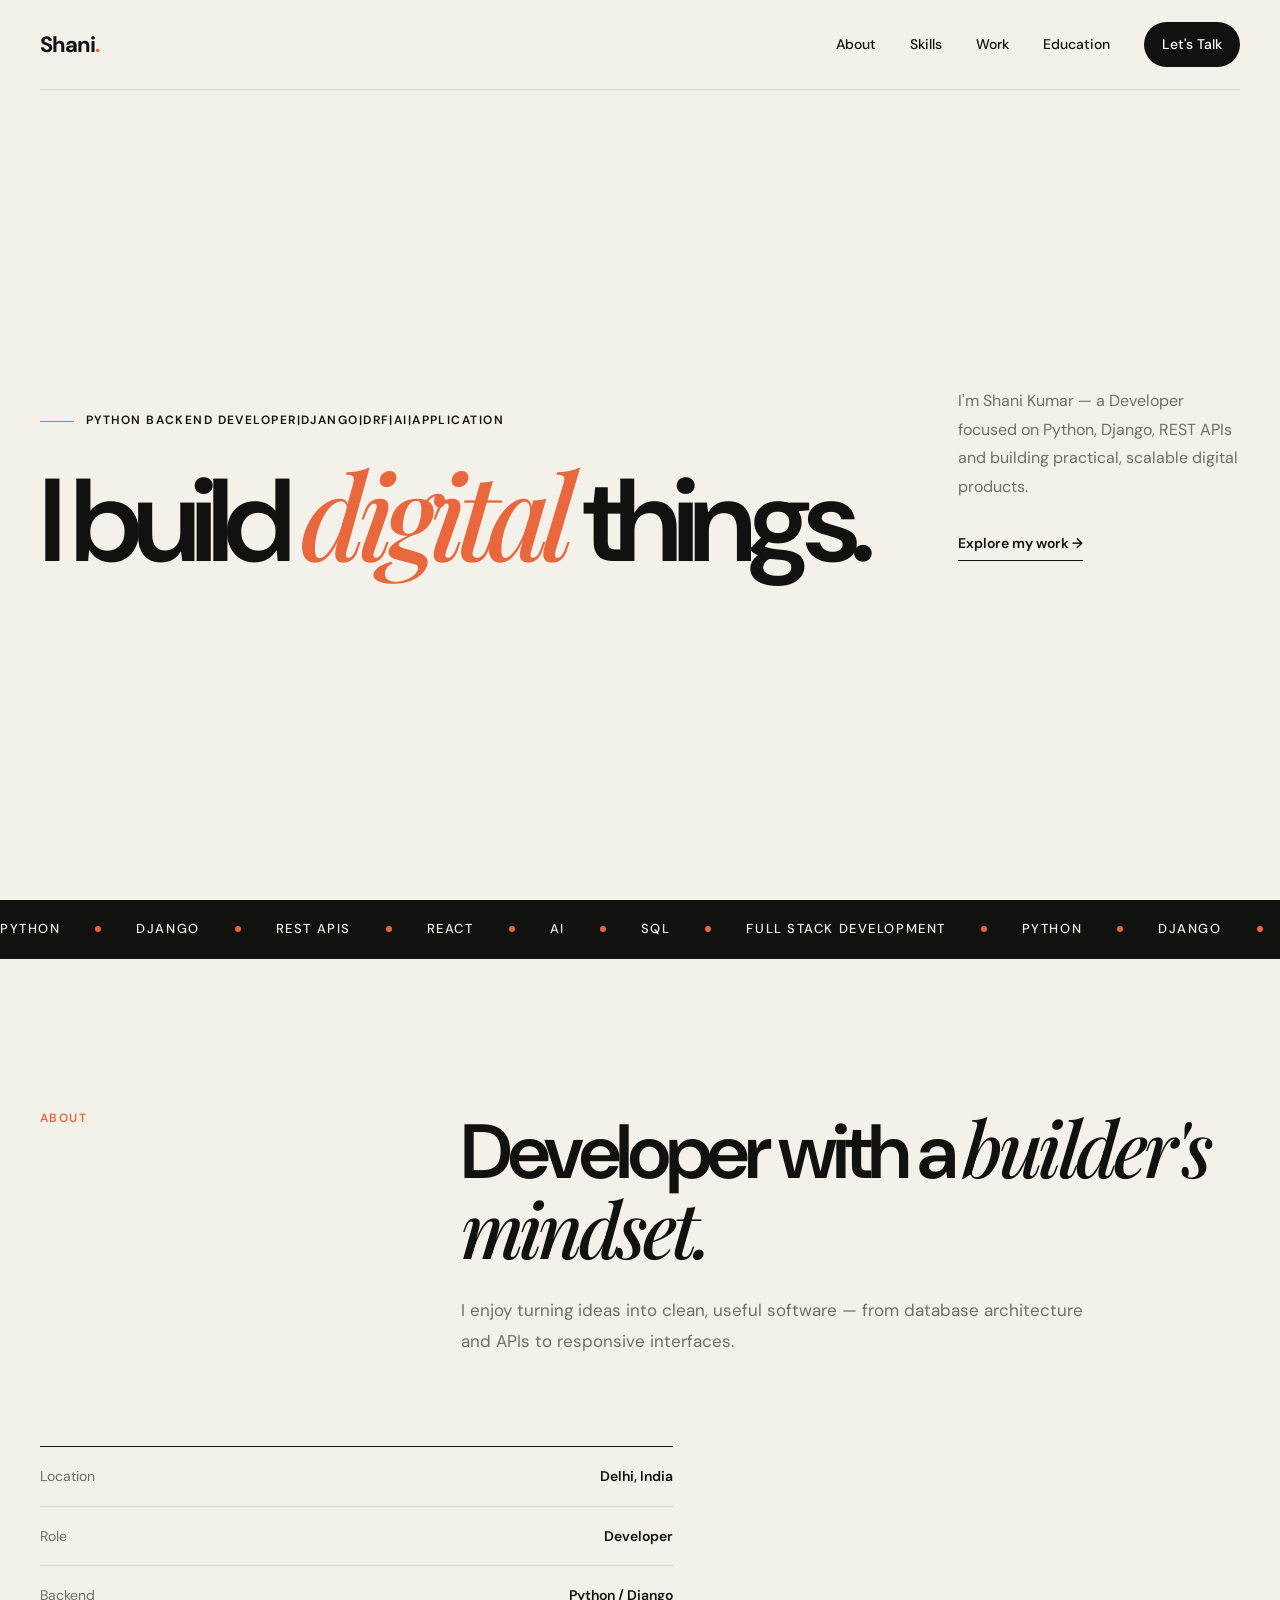
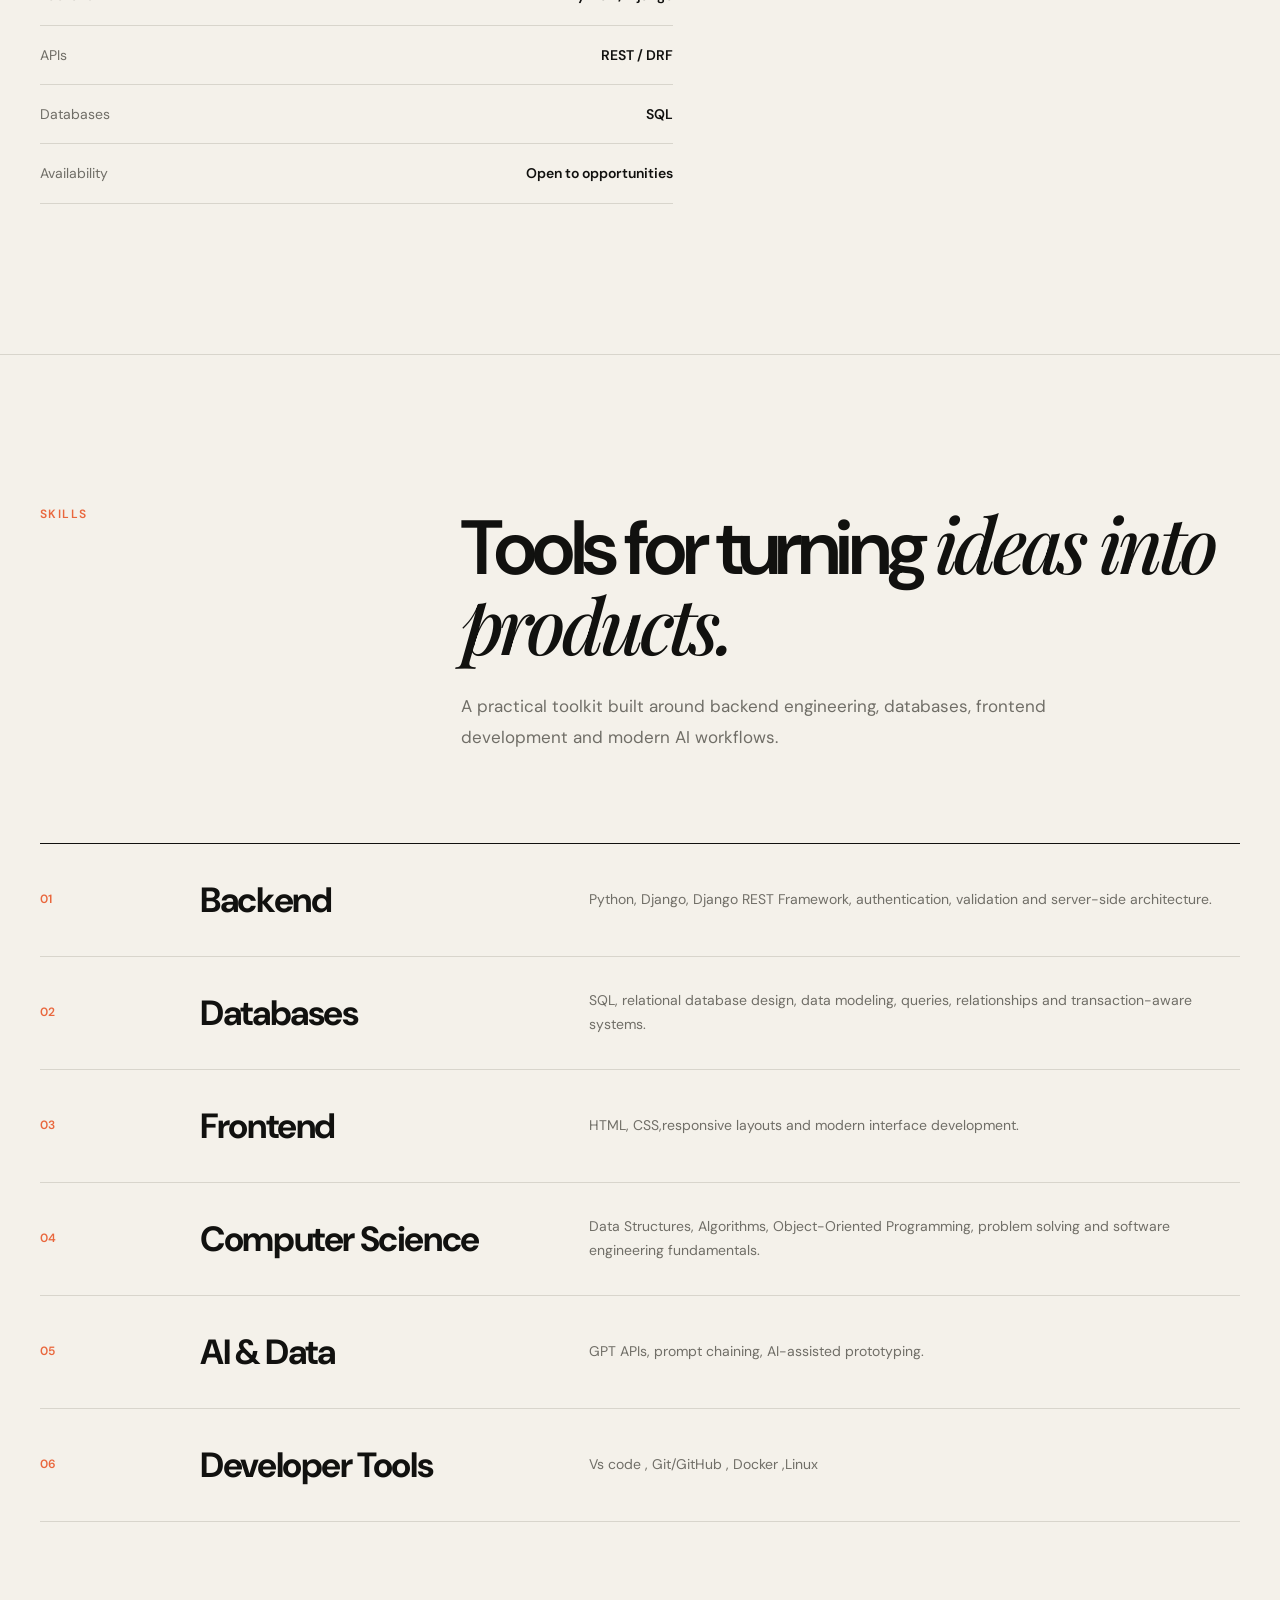
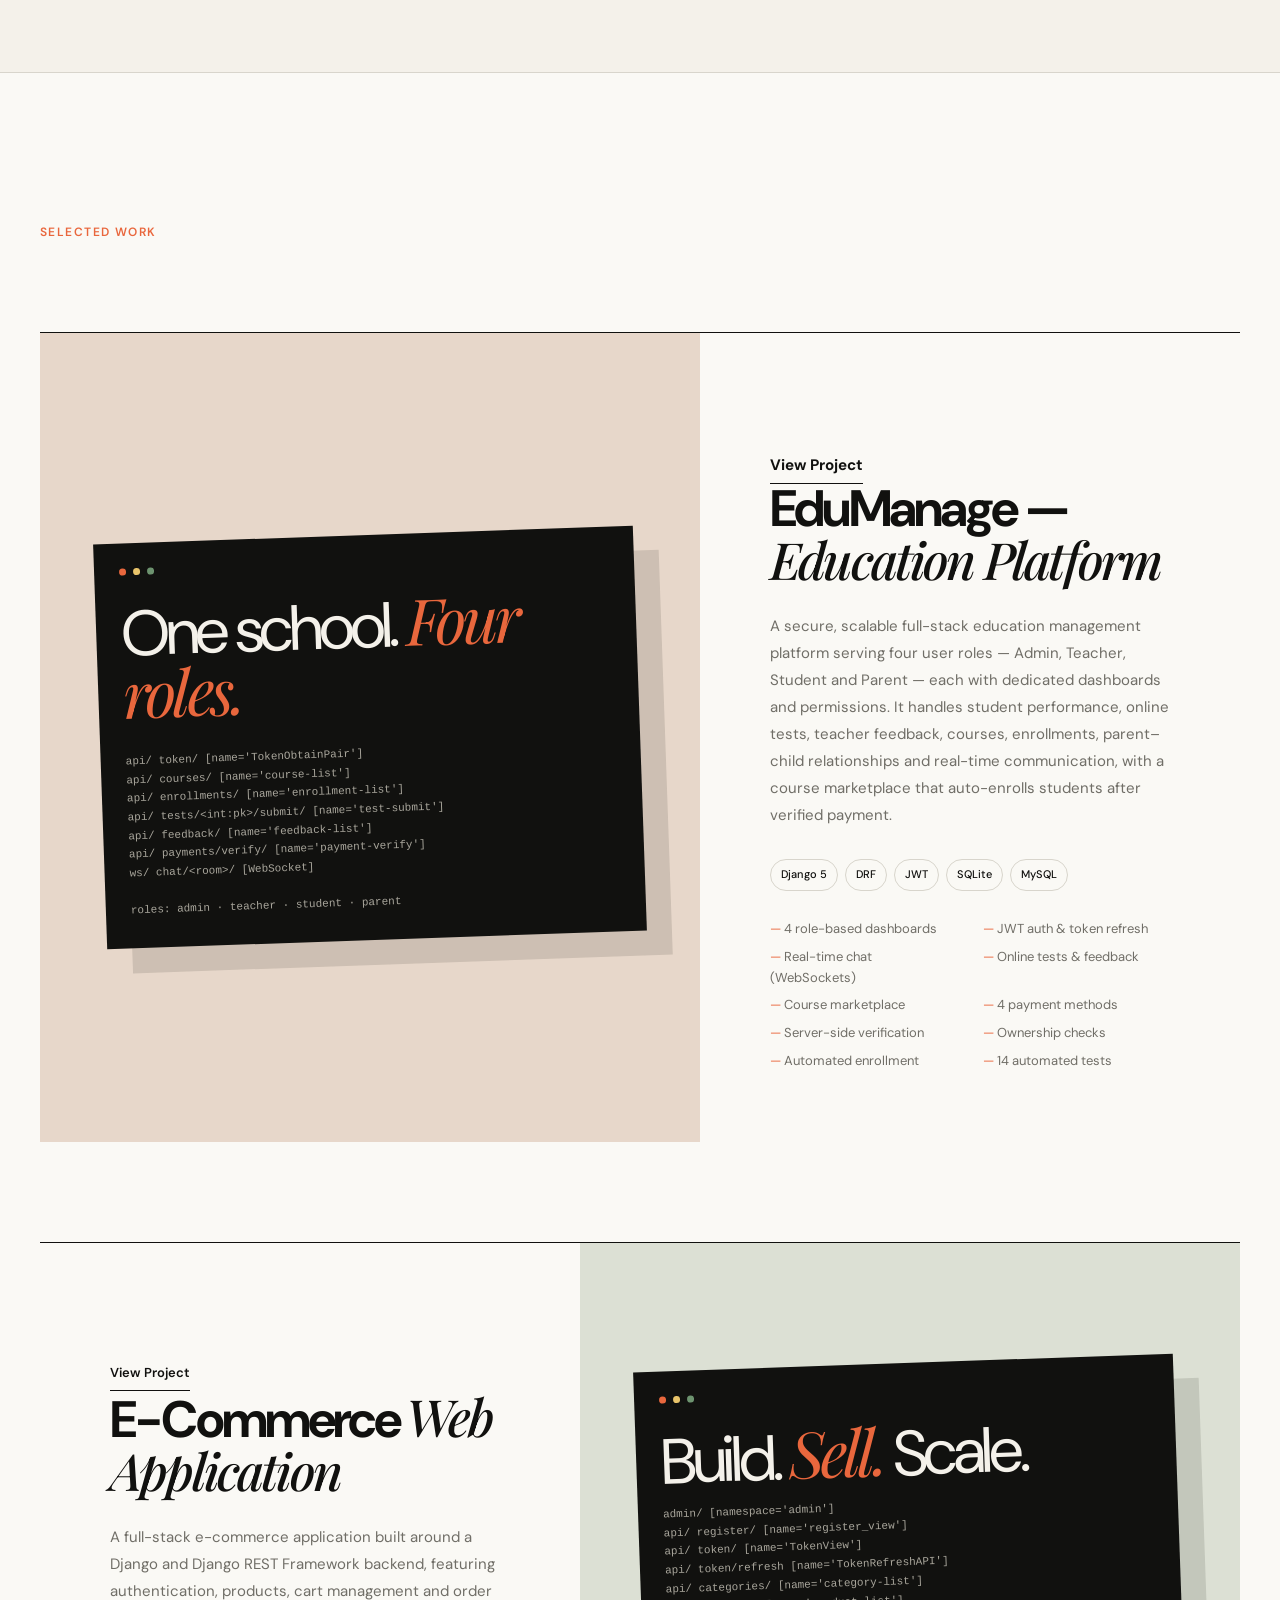
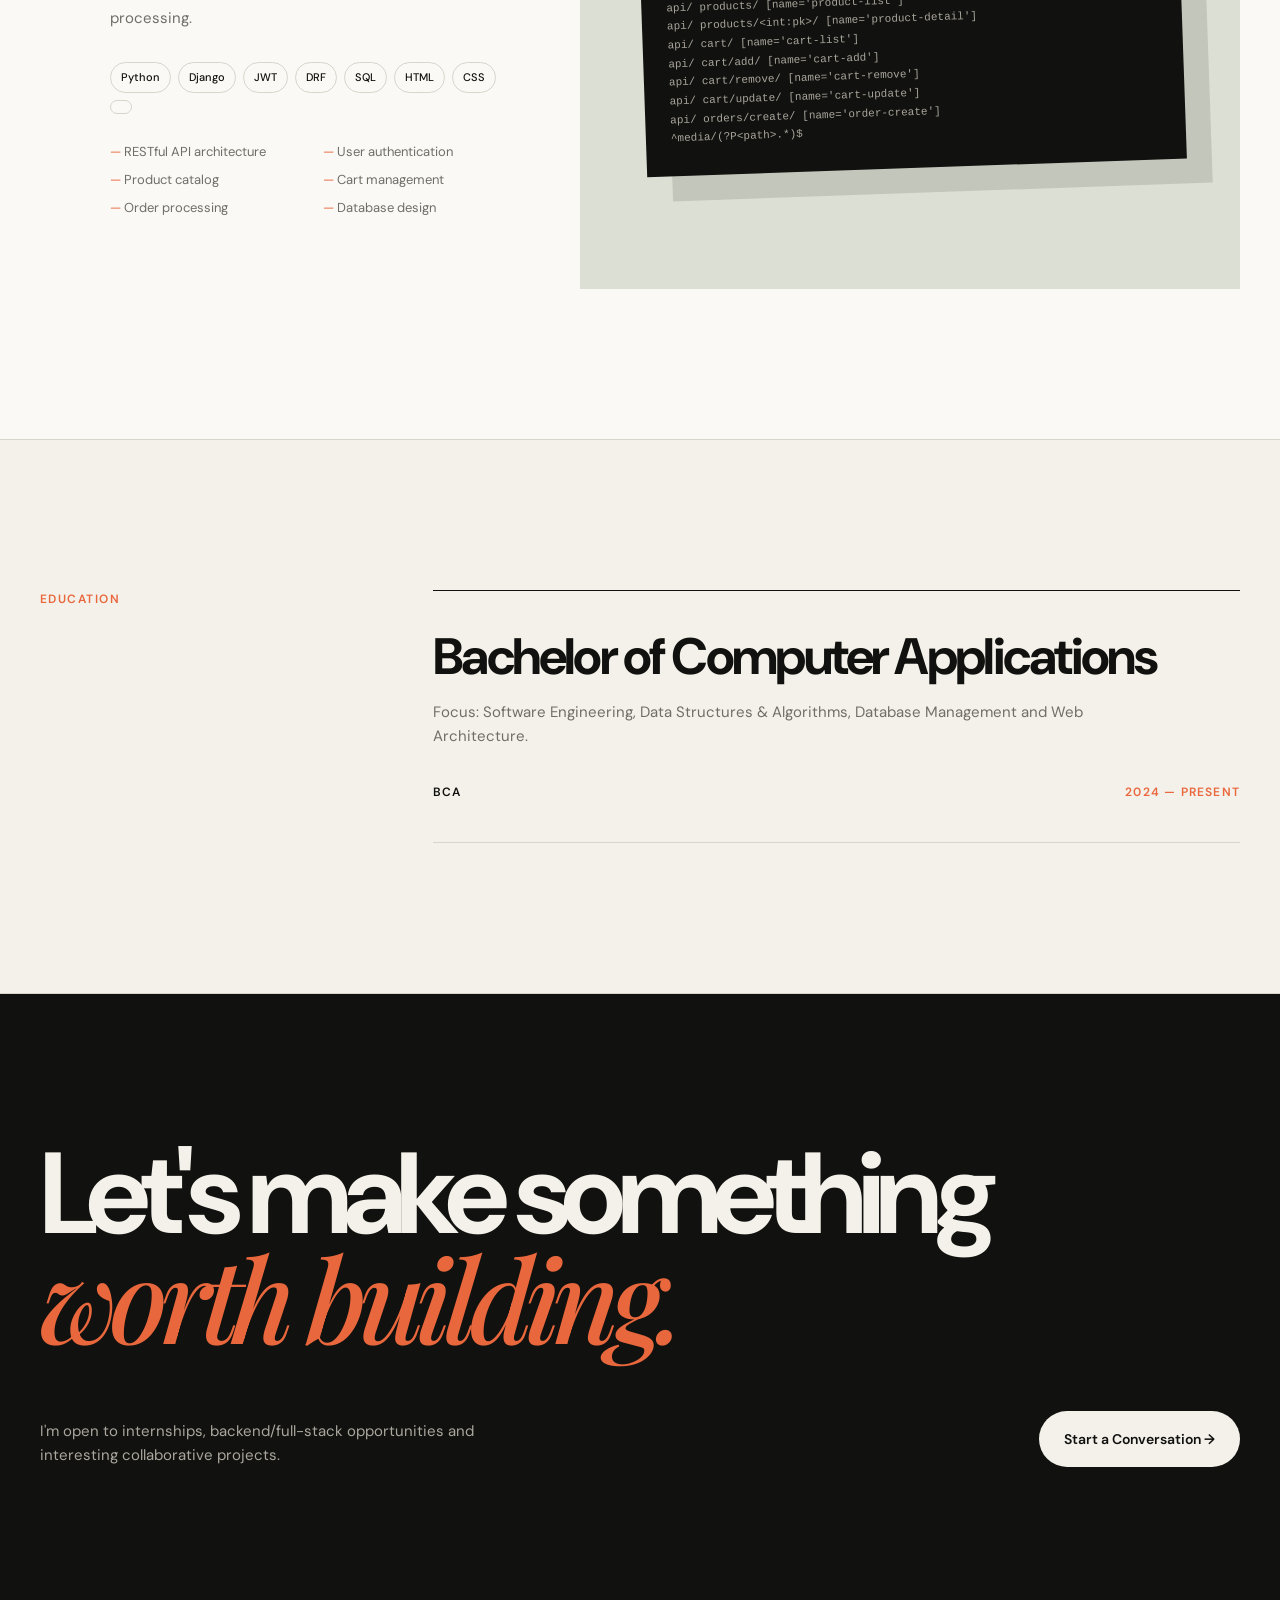
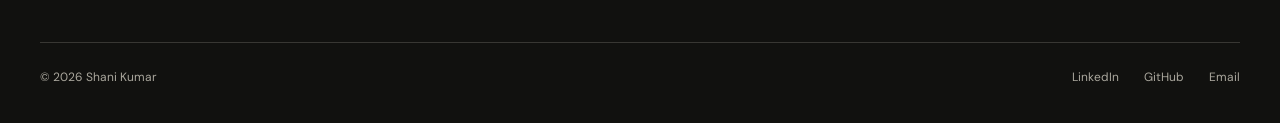
<file: index.html>
<!DOCTYPE html>
<html lang="en">
<head>
  <meta charset="UTF-8" />
  <meta name="viewport" content="width=device-width, initial-scale=1.0" />

  <title>Shani Kumar -- </title>

  <meta
    name="description"
    content="Portfolio of Shani Kumar, Python Backend Developer specializing in Python, Django, REST APIs and modern web development."
  />

  <style>
    @import url('https://fonts.googleapis.com/css2?family=DM+Sans:wght@400;500;600;700&family=Playfair+Display:ital,wght@0,500;0,600;1,500;1,600&display=swap');

    :root {
      --cream: #f4f1ea;
      --paper: #faf9f5;
      --white: #ffffff;
      --black: #11110f;
      --dark: #252420;
      --muted: #706e67;
      --line: #d8d5cc;

      --orange: #e9673d;
      --yellow: #e9c46a;
      --blue: #6877d8;
      --green: #617b63;

      --max-width: 1280px;
    }

    * {
      margin: 0;
      padding: 0;
      box-sizing: border-box;
    }

    html {
      scroll-behavior: smooth;
    }

    body {
      background: var(--cream);
      color: var(--black);
      font-family: "DM Sans", sans-serif;
      line-height: 1.6;
      overflow-x: hidden;
    }

    ::selection {
      background: var(--black);
      color: var(--cream);
    }

    a {
      color: inherit;
      text-decoration: none;
    }

    img {
      max-width: 100%;
      display: block;
    }

    .container {
      width: min(var(--max-width), calc(100% - 80px));
      margin: auto;
    }

    /* =====================================================
       NAVIGATION
    ===================================================== */

    .navbar {
      position: relative;
      z-index: 100;
      background: var(--cream);
    }

    .nav-inner {
      min-height: 90px;

      display: flex;
      align-items: center;
      justify-content: space-between;

      border-bottom: 1px solid var(--line);
    }

    .logo {
      font-size: 22px;
      font-weight: 700;
      letter-spacing: -0.05em;
    }

    .logo span {
      color: var(--orange);
    }

    .nav-links {
      display: flex;
      align-items: center;
      gap: 34px;

      font-size: 14px;
      font-weight: 500;
    }

    .nav-links a {
      position: relative;
    }

    .nav-links a:not(.nav-contact)::after {
      content: "";

      position: absolute;
      left: 0;
      bottom: -5px;

      width: 0;
      height: 1px;

      background: var(--black);

      transition: width 0.25s ease;
    }

    .nav-links a:hover::after {
      width: 100%;
    }

    .nav-contact {
      padding: 11px 18px;

      color: var(--white);

      background: var(--black);

      border-radius: 100px;

      transition:
        background 0.2s ease,
        transform 0.2s ease;
    }

    .nav-contact:hover {
      background: var(--orange);
      transform: translateY(-2px);
    }

    /* =====================================================
       HERO
    ===================================================== */

    .hero {
      min-height: calc(100vh - 90px);

      display: flex;
      align-items: center;

      padding: 90px 0 120px;

      position: relative;
    }

    .hero-grid {
      display: grid;
      grid-template-columns: 1.5fr 0.5fr;
      gap: 70px;

      align-items: end;
    }

    .hero-label {
      display: flex;
      align-items: center;
      gap: 12px;

      margin-bottom: 30px;

      font-size: 12px;
      font-weight: 600;

      text-transform: uppercase;
      letter-spacing: 0.12em;
    }

    .hero-label::before {
      content: "";

      width: 34px;
      height: 1px;

      background: var(--orange);
    }

    .hero h1 {
      max-width: 950px;

      font-size: clamp(62px, 9.2vw, 145px);
      line-height: 0.88;

      letter-spacing: -0.075em;
      font-weight: 600;
    }

    .hero h1 em {
      font-family: "Playfair Display", serif;
      font-weight: 500;
      color: var(--orange);
    }

    .hero-side {
      padding-bottom: 12px;
    }

    .hero-description {
      max-width: 420px;

      color: var(--muted);

      font-size: 16px;
      line-height: 1.8;

      margin-bottom: 28px;
    }

    .hero-link {
      display: inline-flex;
      align-items: center;
      gap: 12px;

      font-size: 14px;
      font-weight: 600;

      border-bottom: 1px solid var(--black);

      padding-bottom: 6px;

      transition:
        color 0.2s ease,
        gap 0.2s ease;
    }

    .hero-link:hover {
      color: var(--orange);
      gap: 18px;
    }

    /* =====================================================
       MARQUEE
    ===================================================== */

    .marquee {
      overflow: hidden;

      background: var(--black);
      color: var(--cream);

      border-top: 1px solid var(--black);
      border-bottom: 1px solid var(--black);
    }

    .marquee-track {
      width: max-content;

      display: flex;
      align-items: center;
      gap: 35px;

      padding: 18px 0;

      animation: marquee 25s linear infinite;
    }

    .marquee span {
      font-size: 13px;
      font-weight: 500;

      text-transform: uppercase;
      letter-spacing: 0.12em;

      white-space: nowrap;
    }

    .marquee .dot {
      width: 6px;
      height: 6px;

      border-radius: 50%;

      background: var(--orange);
    }

    @keyframes marquee {
      from {
        transform: translateX(0);
      }

      to {
        transform: translateX(-50%);
      }
    }

    /* =====================================================
       GENERAL SECTIONS
    ===================================================== */

    section {
      padding: 150px 0;

      border-bottom: 1px solid var(--line);
    }

    .section-intro {
      display: grid;
      grid-template-columns: 0.45fr 1fr;

      gap: 70px;

      margin-bottom: 90px;
    }

    .section-number {
      color: var(--orange);

      font-size: 12px;
      font-weight: 600;

      letter-spacing: 0.12em;
      text-transform: uppercase;
    }

    .section-title {
      max-width: 900px;

      font-size: clamp(42px, 6vw, 78px);
      line-height: 0.98;

      letter-spacing: -0.06em;
      font-weight: 600;
    }

    .section-title em {
      font-family: "Playfair Display", serif;
      font-weight: 500;
    }

    .section-description {
      max-width: 650px;

      color: var(--muted);

      font-size: 17px;
      line-height: 1.8;

      margin-top: 24px;
    }

    /* =====================================================
       ABOUT
    ===================================================== */

    .about-layout {
      display: grid;

      grid-template-columns: 1.15fr 0.85fr;

      gap: 100px;

      align-items: start;
    }

    .about-copy {
      font-size: clamp(23px, 2.5vw, 35px);
      line-height: 1.3;

      letter-spacing: -0.035em;
    }

    .about-copy p + p {
      margin-top: 30px;
    }

    .about-copy .accent {
      color: var(--orange);
    }

    .about-details {
      border-top: 1px solid var(--black);
    }

    .detail {
      display: flex;
      justify-content: space-between;
      gap: 30px;

      padding: 18px 0;

      border-bottom: 1px solid var(--line);

      font-size: 14px;
    }

    .detail span:first-child {
      color: var(--muted);
    }

    .detail span:last-child {
      font-weight: 600;
      text-align: right;
    }

    /* =====================================================
       SKILLS
    ===================================================== */

    .skills-list {
      border-top: 1px solid var(--black);
    }

    .skill-row {
      display: grid;
      grid-template-columns: 0.2fr 0.55fr 1fr;

      gap: 30px;

      align-items: center;

      padding: 28px 0;

      border-bottom: 1px solid var(--line);

      transition:
        padding 0.25s ease,
        background 0.25s ease;
    }

    .skill-row:hover {
      padding-left: 18px;
      padding-right: 18px;

      background: var(--paper);
    }

    .skill-index {
      color: var(--orange);

      font-size: 12px;
      font-weight: 600;
    }

    .skill-row h3 {
      font-size: clamp(22px, 3vw, 35px);

      letter-spacing: -0.04em;
    }

    .skill-row p {
      color: var(--muted);

      font-size: 14px;
      line-height: 1.7;
    }

    /* =====================================================
       PROJECTS
    ===================================================== */

    #projects {
      background: var(--paper);
    }

    .projects {
      display: grid;
      gap: 100px;
    }

    .project {
      display: grid;

      grid-template-columns: 1.1fr 0.9fr;

      min-height: 520px;

      border-top: 1px solid var(--black);
    }

    .project:nth-child(even) {
      grid-template-columns: 0.9fr 1.1fr;
    }

    .project:nth-child(even) .project-visual {
      order: 2;
    }

    .project:nth-child(even) .project-content {
      order: 1;
    }

    .project-visual {
      min-height: 520px;

      display: flex;
      align-items: center;
      justify-content: center;

      padding: 45px;

      overflow: hidden;
    }

    .visual-one {
      background: #d9d5cb;
    }

    .visual-two {
      background: #dce0d4;
    }

    .visual-three {
      background: #d9dce7;
    }

    .visual-four {
      background: #e7d7ca;
    }

    .visual-window {
      width: 100%;
      max-width: 540px;

      aspect-ratio: 4 / 3;

      padding: 25px;

      background: var(--black);

      box-shadow: 25px 25px 0 rgba(17,17,15,0.12);

      transform: rotate(-2deg);

      transition:
        transform 0.5s ease,
        box-shadow 0.5s ease;
    }

    .project:hover .visual-window {
      transform: rotate(0deg) scale(1.025);

      box-shadow: 15px 15px 0 rgba(17,17,15,0.15);
    }

    .visual-window::before {
      content: "";

      display: block;

      width: 7px;
      height: 7px;

      border-radius: 50%;

      background: var(--orange);

      box-shadow:
        14px 0 var(--yellow),
        28px 0 #6d936f;

      margin-bottom: 25px;
    }

    .visual-content {
      height: calc(100% - 35px);

      display: flex;
      flex-direction: column;
      justify-content: space-between;

      color: var(--cream);
    }

    .visual-big {
      font-size: clamp(40px, 5vw, 65px);

      line-height: 0.9;

      letter-spacing: -0.06em;
    }

    .visual-big em {
      font-family: "Playfair Display", serif;
      color: var(--orange);
    }

    .visual-code {
      color: #a9a69c;

      font-family: monospace;
      font-size: 11px;
      line-height: 1.7;
    }

    .project-content {
      display: flex;
      flex-direction: column;
      justify-content: center;

      padding: 70px;
    }

    .project-number {
      color: var(--orange);

      font-size: 11px;
      font-weight: 600;

      letter-spacing: 0.13em;
      text-transform: uppercase;

      margin-bottom: 20px;
    }

    .project-content h3 {
      max-width: 600px;

      font-size: clamp(35px, 4vw, 60px);

      line-height: 0.98;

      letter-spacing: -0.055em;

      margin-bottom: 25px;
    }

    .project-content h3 em {
      font-family: "Playfair Display", serif;
      font-weight: 500;
    }

    .project-description {
      max-width: 570px;

      color: var(--muted);

      font-size: 15px;

      line-height: 1.8;

      margin-bottom: 30px;
    }

    .tech-stack {
      display: flex;
      flex-wrap: wrap;
      gap: 7px;

      margin-bottom: 28px;
    }

    .tech {
      padding: 6px 10px;

      border: 1px solid var(--line);
      border-radius: 100px;

      font-size: 11px;
      font-weight: 500;
    }

    .project-features {
      display: grid;

      grid-template-columns: 1fr 1fr;

      gap: 7px 25px;

      list-style: none;

      color: var(--muted);

      font-size: 13px;
    }

    .project-features li::before {
      content: "— ";

      color: var(--orange);
    }

    .project-link {
      display: inline-flex;
      align-items: center;

      width: fit-content;

      margin-top: 30px;

      padding-bottom: 6px;

      border-bottom: 1px solid var(--black);

      font-size: 13px;
      font-weight: 600;

      transition:
        color 0.2s ease,
        border-color 0.2s ease;
    }

    .project-link:hover {
      color: var(--orange);

      border-color: var(--orange);
    }

    /* =====================================================
       EDUCATION
    ===================================================== */

    .education-layout {
      display: grid;

      grid-template-columns: 0.4fr 1fr;

      gap: 70px;
    }

    .education-card {
      padding: 40px 0;

      border-top: 1px solid var(--black);
      border-bottom: 1px solid var(--line);
    }

    .education-card h3 {
      font-size: clamp(30px, 4vw, 52px);

      letter-spacing: -0.05em;
      line-height: 1;

      margin-bottom: 18px;
    }

    .education-card p {
      max-width: 650px;

      color: var(--muted);

      font-size: 15px;
    }

    .education-meta {
      display: flex;
      justify-content: space-between;

      margin-top: 35px;

      font-size: 12px;
      font-weight: 600;

      text-transform: uppercase;
      letter-spacing: 0.1em;
    }

    .education-meta span:last-child {
      color: var(--orange);
    }

    /* =====================================================
       CONTACT
    ===================================================== */

    .contact {
      background: var(--black);

      color: var(--cream);

      border-bottom: none;
    }

    .contact .section-number {
      color: var(--orange);
    }

    .contact-title {
      max-width: 1000px;

      font-size: clamp(55px, 9vw, 125px);

      line-height: 0.88;

      letter-spacing: -0.075em;

      margin-bottom: 55px;
    }

    .contact-title em {
      font-family: "Playfair Display", serif;

      color: var(--orange);

      font-weight: 500;
    }

    .contact-bottom {
      display: flex;

      align-items: flex-end;
      justify-content: space-between;

      gap: 50px;
    }

    .contact-description {
      max-width: 450px;

      color: #aaa79d;

      font-size: 15px;
    }

    .contact-button {
      display: inline-flex;

      align-items: center;
      justify-content: center;

      padding: 17px 25px;

      color: var(--black);

      background: var(--cream);

      border-radius: 100px;

      font-size: 14px;
      font-weight: 600;

      transition:
        background 0.2s ease,
        color 0.2s ease,
        transform 0.2s ease;
    }

    .contact-button:hover {
      background: var(--orange);
      color: white;

      transform: translateY(-3px);
    }

    /* =====================================================
       FOOTER
    ===================================================== */

    footer {
      background: var(--black);

      color: #aaa79d;

      padding: 25px 0 35px;
    }

    .footer-inner {
      display: flex;

      align-items: center;
      justify-content: space-between;

      padding-top: 25px;

      border-top: 1px solid #383733;
    }

    .footer-copy {
      font-size: 12px;
    }

    .socials {
      display: flex;
      gap: 25px;

      font-size: 12px;
    }

    .socials a {
      transition: color 0.2s ease;
    }

    .socials a:hover {
      color: var(--cream);
    }

    /* =====================================================
       RESPONSIVE
    ===================================================== */

    @media (max-width: 900px) {

      .container {
        width: min(var(--max-width), calc(100% - 40px));
      }

      .nav-inner {
        min-height: 75px;
      }

      .nav-links {
        gap: 15px;
      }

      .nav-links a:not(.nav-contact) {
        display: none;
      }

      .hero-grid {
        grid-template-columns: 1fr;

        gap: 45px;
      }

      .hero {
        min-height: auto;
      }

      .section-intro,
      .education-layout {
        grid-template-columns: 1fr;

        gap: 30px;
      }

      .about-layout {
        grid-template-columns: 1fr;

        gap: 60px;
      }

      .skill-row {
        grid-template-columns: 0.15fr 0.6fr 1fr;
      }

      .project,
      .project:nth-child(even) {
        grid-template-columns: 1fr;
      }

      .project:nth-child(even) .project-visual,
      .project:nth-child(even) .project-content {
        order: initial;
      }

      .project-visual {
        min-height: 420px;
      }

      .project-content {
        padding: 55px 35px;
      }

      .contact-bottom {
        align-items: flex-start;

        flex-direction: column;
      }
    }

    @media (max-width: 600px) {

      .container {
        width: calc(100% - 28px);
      }

      section {
        padding: 90px 0;
      }

      .hero {
        padding: 75px 0 90px;
      }

      .hero h1 {
        font-size: clamp(55px, 17vw, 90px);
      }

      .section-intro {
        margin-bottom: 55px;
      }

      .section-title {
        font-size: 46px;
      }

      .about-copy {
        font-size: 24px;
      }

      .skill-row {
        grid-template-columns: 35px 1fr;
        gap: 10px;
      }

      .skill-row p {
        grid-column: 2;
      }

      .project-visual {
        min-height: 330px;

        padding: 25px;
      }

      .project-content {
        padding: 45px 25px;
      }

      .project-features {
        grid-template-columns: 1fr;
      }

      .education-meta {
        align-items: flex-start;

        flex-direction: column;

        gap: 10px;
      }

      .contact-title {
        font-size: 64px;
      }

      .footer-inner {
        align-items: flex-start;

        flex-direction: column;

        gap: 20px;
      }
    }

    /* =====================================================
       ACCESSIBILITY
    ===================================================== */

    a:focus-visible {
      outline: 2px solid var(--orange);
      outline-offset: 5px;
    }

    @media (prefers-reduced-motion: reduce) {
      html {
        scroll-behavior: auto;
      }

      *,
      *::before {
        animation: none !important;
        transition: none !important;
      }
    }
  </style>
</head>

<body>

  <!-- =====================================================
       NAVIGATION
  ===================================================== -->

  <nav class="navbar">
    <div class="container nav-inner">

      <a href="#" class="logo">
        Shani<span>.</span>
      </a>

      <div class="nav-links">
        <a href="#about">About</a>
        <a href="#skills">Skills</a>
        <a href="#projects">Work</a>
        <a href="#education">Education</a>

        <a
          href="mailto:shanikumar14252@gmail.com"
          class="nav-contact"
        >
          Let's Talk
        </a>
      </div>

    </div>
  </nav>





  <main>

    <!-- =====================================================
         HERO
    ===================================================== -->

    <header class="hero">
      <div class="container">

        <div class="hero-grid">

          <div>

            <div class="hero-label">
              Python Backend Developer|Django|DRF|AI|Application
            </div>

            <h1>
              I build
              <em>digital</em>
              things.
            </h1>

          </div>

          <div class="hero-side">

            <p class="hero-description">
              I'm Shani Kumar — a Developer focused on
              Python, Django, REST APIs and building practical,
              scalable digital products.
            </p>

            <a href="#projects" class="hero-link">
              Explore my work →
            </a>

          </div>

        </div>

      </div>
    </header>


    <!-- =====================================================
         MARQUEE
    ===================================================== -->

    <div class="marquee">

      <div class="marquee-track">

        <span>Python</span>
        <span class="dot"></span>

        <span>Django</span>
        <span class="dot"></span>

        <span>REST APIs</span>
        <span class="dot"></span>

        <span>React</span>
        <span class="dot"></span>

        <span>AI</span>
        <span class="dot"></span>

        <span>SQL</span>
        <span class="dot"></span>

        <span>Full Stack Development</span>
        <span class="dot"></span>

        <span>Python</span>
        <span class="dot"></span>

        <span>Django</span>
        <span class="dot"></span>

        <span>REST APIs</span>
        <span class="dot"></span>

        <span>AI</span>
        <span class="dot"></span>

        <span>SQL</span>
        <span class="dot"></span>

        <span>Full Stack Development</span>

      </div>

    </div>


    <!-- =====================================================
         ABOUT
    ===================================================== -->

    <section id="about">

      <div class="container">

        <div class="section-intro">

          <div class="section-number">
          About
          </div>

          <div>

            <h2 class="section-title">
              Developer with a
              <em>builder's mindset.</em>
            </h2>

            <p class="section-description">
              I enjoy turning ideas into clean, useful software —
              from database architecture and APIs to responsive
              interfaces.
            </p>

          </div>

        </div>


        <div class="about-layout">


          <div class="about-details">

            <div class="detail">
              <span>Location</span>
              <span>Delhi, India</span>
            </div>

            <div class="detail">
              <span>Role</span>
              <span>Developer</span>
            </div>

            <div class="detail">
              <span>Backend</span>
              <span>Python / Django</span>
            </div>

            <div class="detail">
              <span>APIs</span>
              <span>REST / DRF</span>
            </div>

            <div class="detail">
              <span>Databases</span>
              <span>SQL</span>
            </div>

            <div class="detail">
              <span>Availability</span>
              <span>Open to opportunities</span>
            </div>

          </div>

        </div>

      </div>

    </section>


    <!-- =====================================================
         SKILLS
    ===================================================== -->

    <section id="skills">

      <div class="container">

        <div class="section-intro">

          <div class="section-number">
          Skills
          </div>

          <div>

            <h2 class="section-title">
              Tools for turning
              <em>ideas into products.</em>
            </h2>

            <p class="section-description">
              A practical toolkit built around backend engineering,
              databases, frontend development and modern AI workflows.
            </p>

          </div>

        </div>


        <div class="skills-list">

          <div class="skill-row">

            <div class="skill-index">01</div>

            <h3>Backend</h3>

            <p>
              Python, Django, Django REST Framework,
              authentication, validation and server-side architecture.
            </p>

          </div>


          <div class="skill-row">

            <div class="skill-index">02</div>

            <h3>Databases</h3>

            <p>
              SQL, relational database design, data modeling,
              queries, relationships and transaction-aware systems.
            </p>

          </div>


          <div class="skill-row">

            <div class="skill-index">03</div>

            <h3>Frontend</h3>

            <p>
              HTML, CSS,responsive
              layouts and modern interface development.
            </p>

          </div>


          <div class="skill-row">

            <div class="skill-index">04</div>

            <h3>Computer Science</h3>

            <p>
              Data Structures, Algorithms, Object-Oriented Programming,
              problem solving and software engineering fundamentals.
            </p>

          </div>


          <div class="skill-row">

            <div class="skill-index">05</div>

            <h3>AI & Data</h3>

            <p>
              GPT APIs, prompt chaining, AI-assisted prototyping.
            </p>

          </div>


          <div class="skill-row">

            <div class="skill-index">06</div>

            <h3>Developer Tools</h3>

            <p>
              Vs code , Git/GitHub , Docker ,Linux
            </p>

          </div>

        </div>

      </div>

    </section>


    <!-- =====================================================
         PROJECTS
    ===================================================== -->

    <section id="projects">

      <div class="container">

        <div class="section-intro">

          <div class="section-number">
          Selected Work
          </div>

          <div>

 

          </div>

        </div>


        <div class="projects">


          <!-- PROJECT 01 -->

          <article class="project">

            <div class="project-visual visual-four">

              <div class="visual-window">

                <div class="visual-content">

                  <div class="visual-big">
                    One school.
                    <em>Four roles.</em>
                  </div>

                  <div class="visual-code">
api/ token/ [name='TokenObtainPair']<br />
api/ courses/ [name='course-list']<br />
api/ enrollments/ [name='enrollment-list']<br />
api/ tests/&lt;int:pk&gt;/submit/ [name='test-submit']<br />
api/ feedback/ [name='feedback-list']<br />
api/ payments/verify/ [name='payment-verify']<br />
ws/ chat/&lt;room&gt;/ [WebSocket]<br /><br />
roles: admin · teacher · student · parent
                  </div>

                </div>

              </div>

            </div>


            <div class="project-content">

              <div class="project-number">
              
              </div>

              <a href="https://eduproject-ivp5.vercel.app/#/login" target="_blank" rel="noopener" class="project-link"><h1>View Project</h1></a>

              <h3>
                EduManage —
                <em>Education Platform</em>
              </h3>

              <p class="project-description">
                A secure, scalable full-stack education management
                platform serving four user roles — Admin, Teacher,
                Student and Parent — each with dedicated dashboards and
                permissions. It handles student performance, online
                tests, teacher feedback, courses, enrollments,
                parent–child relationships and real-time communication,
                with a course marketplace that auto-enrolls students
                after verified payment.
              </p>

              <div class="tech-stack">

                <span class="tech">Django 5</span>
                <span class="tech">DRF</span>
                <span class="tech">JWT</span>
                <span class="tech">SQLite</span>
                <span class="tech">MySQL</span>

              </div>

              <ul class="project-features">

                <li>4 role-based dashboards</li>
                <li>JWT auth &amp; token refresh</li>
                <li>Real-time chat (WebSockets)</li>
                <li>Online tests &amp; feedback</li>
                <li>Course marketplace</li>
                <li>4 payment methods</li>
                <li>Server-side verification</li>
                <li>Ownership checks</li>
                <li>Automated enrollment</li>
                <li>14 automated tests</li>

              </ul>

            </div>

          </article>

          <!-- PROJECT 03 -->

          <article class="project">

            <div class="project-visual visual-two">

              <div class="visual-window">

                <div class="visual-content">

                  <div class="visual-big">
                    Build.
                    <em>Sell.</em>
                    Scale.
                  </div>

                  <div class="visual-code">
admin/ [namespace='admin']<br>
api/ register/ [name='register_view']<br>
api/ token/ [name='TokenView']<br>
api/ token/refresh [name='TokenRefreshAPI']<br>
api/ categories/ [name='category-list']<br>
api/ products/ [name='product-list']<br>
api/ products/&lt;int:pk&gt;/ [name='product-detail']<br>
api/ cart/ [name='cart-list']<br>
api/ cart/add/ [name='cart-add']<br>
api/ cart/remove/ [name='cart-remove']<br>
api/ cart/update/ [name='cart-update']<br>
api/ orders/create/ [name='order-create']<br>
^media/(?P&lt;path&gt;.*)$
                  </div>

                </div>

              </div>

            </div>


            <div class="project-content">

              <div class="project-number">
              
              </div>

              <a href="e-com/sapce-ecom.html" target="_blank" class="project-link">View Project</a>
              

             <h3>
                E-Commerce
                <em>Web Application</em>
              </h3>

              <p class="project-description">
                A full-stack e-commerce application built around a
                Django and Django REST Framework backend, featuring
                authentication, products, cart management and order
                processing.
              </p>

              <div class="tech-stack">

                <span class="tech">Python</span>
                <span class="tech">Django</span>
                <span class="tech">JWT</span>
                <span class="tech">DRF</span>
                <span class="tech">SQL</span>
                <span class="tech">HTML</span>
                <span class="tech">CSS</span>
                <span class="tech"></span>

              </div>

              <ul class="project-features">

                <li>RESTful API architecture</li>
                <li>User authentication</li>
                <li>Product catalog</li>
                <li>Cart management</li>
                <li>Order processing</li>
                <li>Database design</li>

              </ul>

            </div>

          </article>



        </div>

      </div>

    </section>


    <!-- =====================================================
         EDUCATION
    ===================================================== -->

    <section id="education">

      <div class="container">

        <div class="education-layout">

          <div class="section-number">
           Education
          </div>

          <div class="education-card">

            <h3>
              Bachelor of
              Computer Applications
            </h3>

            <p>
              Focus: Software Engineering, Data Structures &
              Algorithms, Database Management and Web Architecture.
            </p>

            <div class="education-meta">

              <span>
                BCA
              </span>

              <span>
                2024 — Present
              </span>

            </div>

          </div>

        </div>

      </div>

    </section>


    <!-- =====================================================
         CONTACT
    ===================================================== -->

    <section class="contact">

      <div class="container">


        <h2 class="contact-title">
          Let's make
          something
          <em>worth building.</em>
        </h2>

        <div class="contact-bottom">

          <p class="contact-description">
            I'm open to internships, backend/full-stack opportunities
            and interesting collaborative projects.
          </p>

          <a
            href="mailto:shanikumar14252@gmail.com"
            class="contact-button"
          >
            Start a Conversation →
          </a>

        </div>

      </div>

    </section>

  </main>


  <!-- =====================================================
       FOOTER
  ===================================================== -->

  <footer>

    <div class="container footer-inner">

      <div class="footer-copy">
        © 2026 Shani Kumar
      </div>

      <div class="socials">

        <a
          href="https://www.linkedin.com/in/shani-kumar-335293365"
          target="_blank"
          rel="noopener"
        >
          LinkedIn
        </a>

        <a
          href="https://github.com/shani-kr-devel/"
          target="_blank"
          rel="noopener"
        >
          GitHub
        </a>

        <a href="mailto:shanikumar14252@gmail.com">
          Email
        </a>

      </div>

    </div>

  </footer>

</body>
</html>
</file>
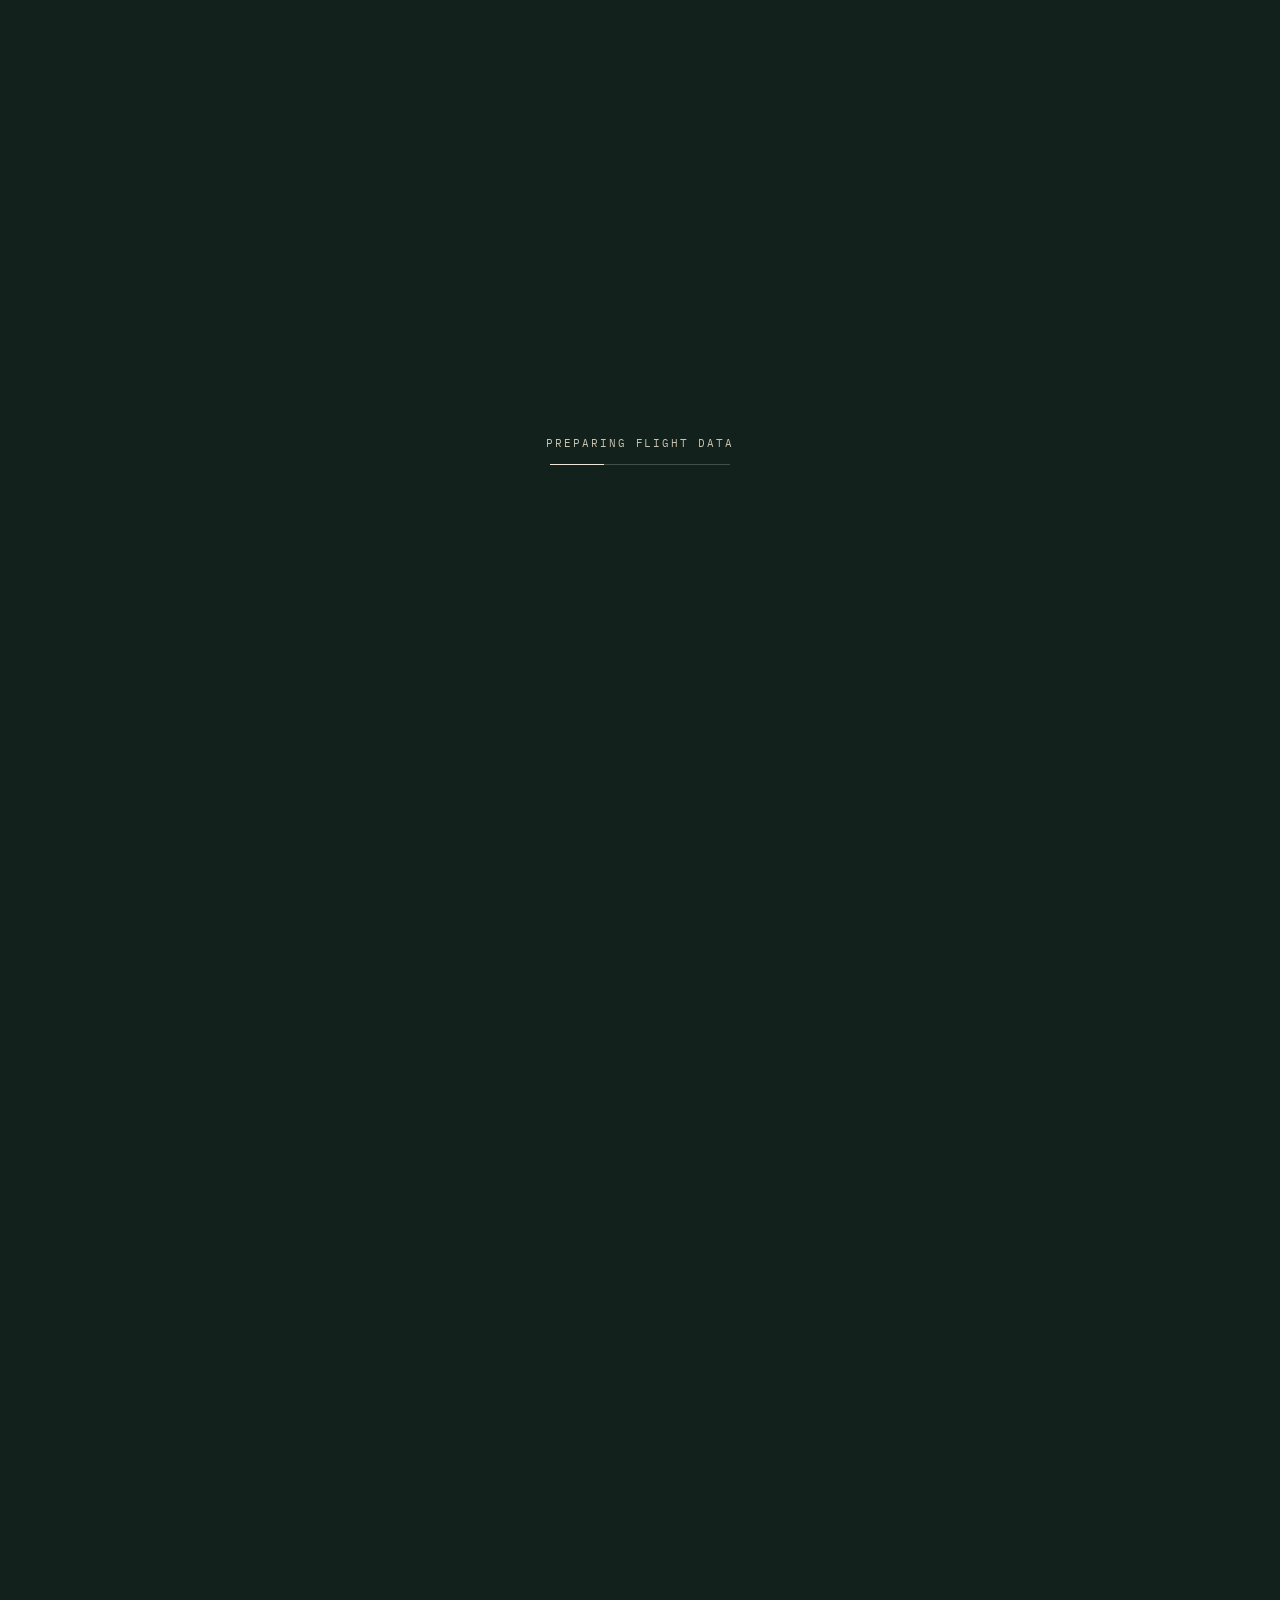
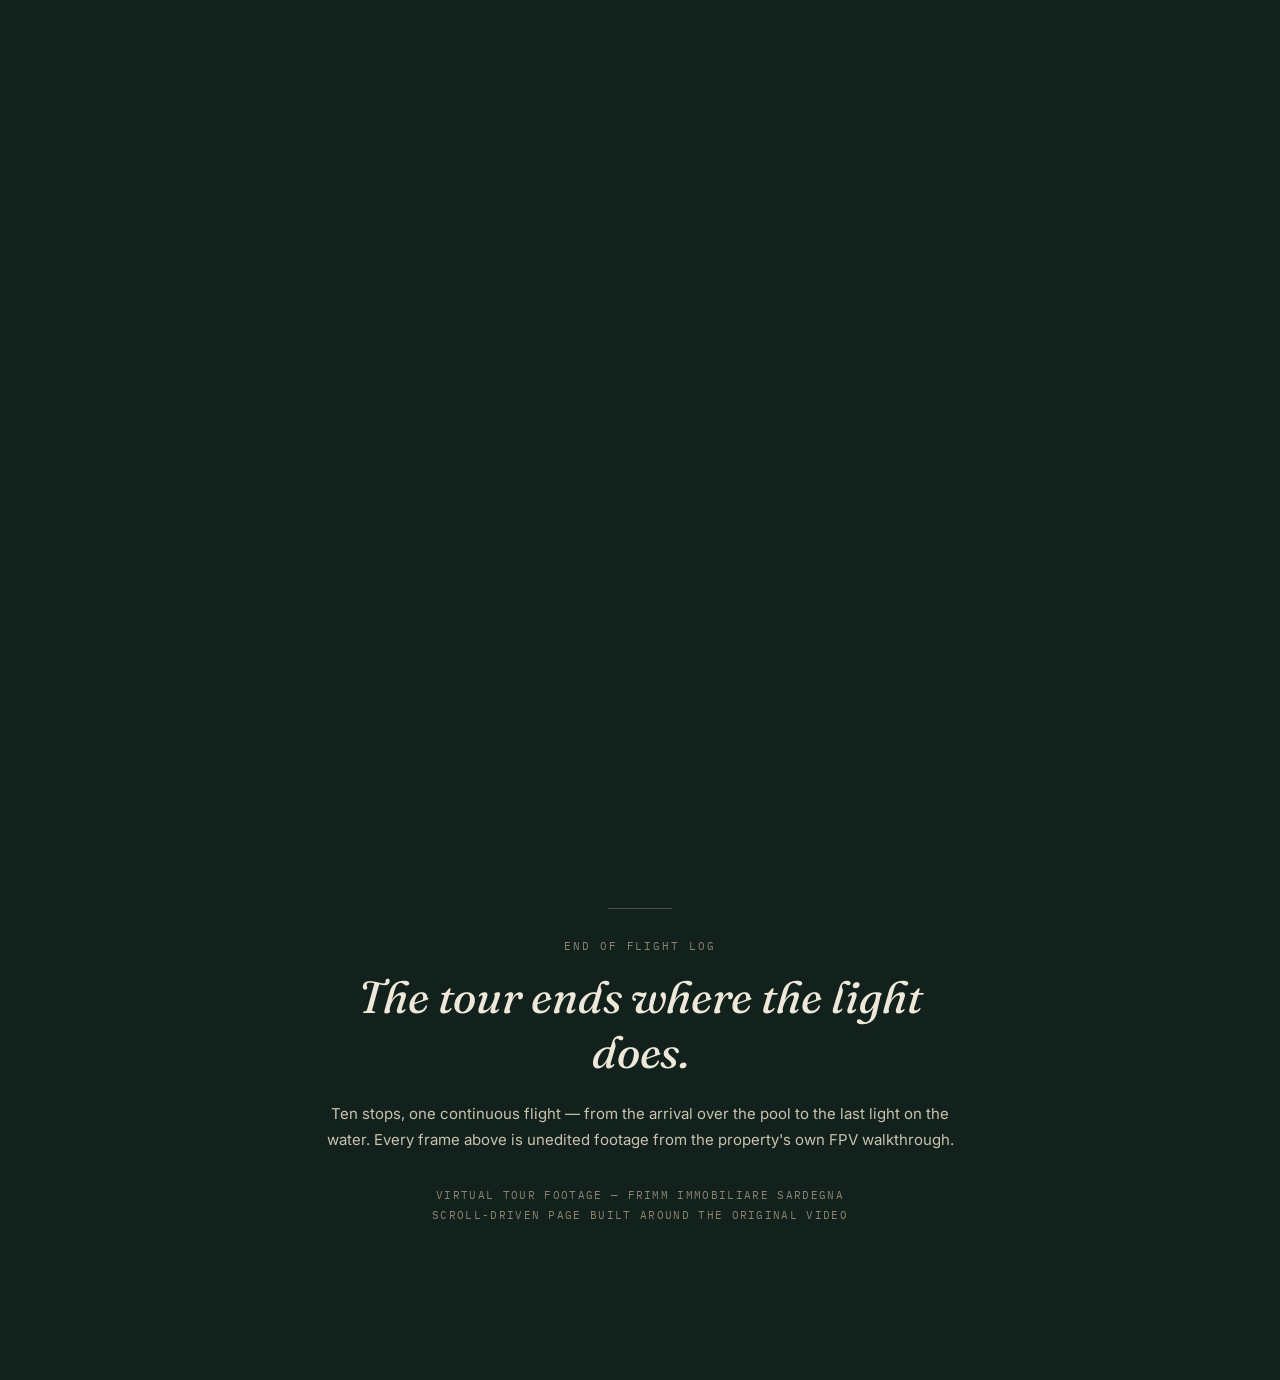
<file: villa-tour.html>
<!DOCTYPE html>
<html lang="en">
<head>
<meta charset="UTF-8">
<meta name="viewport" content="width=device-width, initial-scale=1.0">
<title>A House Held by the Hills — Gallura, Sardegna</title>
<link rel="preconnect" href="https://fonts.googleapis.com">
<link rel="preconnect" href="https://fonts.gstatic.com" crossorigin>
<link href="https://fonts.googleapis.com/css2?family=Fraunces:ital,opsz,wght@0,9..144,340;0,9..144,500;1,9..144,340;1,9..144,440&family=Inter:wght@400;500;600&family=IBM+Plex+Mono:wght@400;500&display=swap" rel="stylesheet">
<style>
  :root{
    --ink:#12211b;
    --limewash:#eee8da;
    --limewash-dim:#c9c2b1;
    --clay:#b6552e;
    --macchia:#5b6a48;
    --stone:#8a8474;
    --azure:#3f7c8a;
    --hairline:rgba(238,232,218,0.22);
    --panel-bg:rgba(15,22,18,0.62);
    --rail-w:0px;
  }

  *{margin:0;padding:0;box-sizing:border-box;}

  html{background:var(--ink);}
  body{
    background:var(--ink);
    color:var(--limewash);
    font-family:'Inter',sans-serif;
    overflow-x:hidden;
  }

  ::selection{background:var(--clay);color:var(--limewash);}

  /* ---------- Fixed stage: video + HUD + rail ---------- */
  .stage{
    position:fixed;
    inset:0;
    width:100%;
    height:100vh;
    overflow:hidden;
    background:#0c1310;
  }

  .stage video{
    position:absolute;
    top:50%;left:50%;
    width:100%;height:100%;
    object-fit:cover;
    transform:translate(-50%,-50%);
    filter:saturate(1.04) contrast(1.03);
  }

  .stage::after{
    /* subtle vignette + grade to unify frames tonally */
    content:"";
    position:absolute;inset:0;
    background:
      radial-gradient(ellipse at 50% 20%, rgba(0,0,0,0) 40%, rgba(6,10,8,0.55) 100%),
      linear-gradient(180deg, rgba(8,12,10,0.35) 0%, rgba(8,12,10,0) 22%, rgba(8,12,10,0) 70%, rgba(6,10,8,0.65) 100%);
    pointer-events:none;
  }

  .grain{
    position:absolute;inset:0;
    pointer-events:none;
    opacity:0.05;
    mix-blend-mode:overlay;
    background-image:url("data:image/svg+xml,%3Csvg xmlns='http://www.w3.org/2000/svg' width='120' height='120'%3E%3Cfilter id='n'%3E%3CfeTurbulence type='fractalNoise' baseFrequency='0.9' numOctaves='2' stitchTiles='stitch'/%3E%3C/filter%3E%3Crect width='100%25' height='100%25' filter='url(%23n)'/%3E%3C/svg%3E");
  }

  .loader{
    position:fixed;inset:0;z-index:60;
    background:var(--ink);
    display:flex;align-items:center;justify-content:center;
    flex-direction:column;gap:14px;
    transition:opacity .7s ease, visibility .7s ease;
  }
  .loader.hidden{opacity:0;visibility:hidden;}
  .loader-mark{
    font-family:'IBM Plex Mono',monospace;
    font-size:11px;letter-spacing:.18em;
    color:var(--limewash-dim);
    text-transform:uppercase;
  }
  .loader-bar{
    width:180px;height:1px;background:var(--hairline);position:relative;overflow:hidden;
  }
  .loader-bar span{
    position:absolute;left:0;top:0;bottom:0;width:30%;
    background:var(--limewash);
    animation:sweep 1.1s ease-in-out infinite;
  }
  @keyframes sweep{
    0%{left:-30%;}
    100%{left:100%;}
  }

  /* ---------- HUD (telemetry) ---------- */
  .hud{
    position:absolute;inset:0;
    pointer-events:none;
    z-index:5;
    font-family:'IBM Plex Mono',monospace;
    font-size:11px;
    letter-spacing:.06em;
    color:var(--limewash);
    text-transform:uppercase;
  }
  .hud-corner{
    position:absolute;
    display:flex;
    flex-direction:column;
    gap:4px;
    opacity:0.86;
  }
  .hud-tl{top:26px;left:calc(var(--rail-w) + 26px);}
  .hud-tr{top:26px;right:26px;text-align:right;align-items:flex-end;}
  .hud-bl{bottom:26px;left:calc(var(--rail-w) + 26px);}

  .hud-row{display:flex;align-items:center;gap:8px;}
  .hud-tr .hud-row{justify-content:flex-end;}
  .rec-dot{
    width:6px;height:6px;border-radius:50%;
    background:var(--clay);
    box-shadow:0 0 0 0 rgba(182,85,46,.6);
    animation:pulse 1.6s infinite;
  }
  @keyframes pulse{
    0%{box-shadow:0 0 0 0 rgba(182,85,46,.55);}
    70%{box-shadow:0 0 0 7px rgba(182,85,46,0);}
    100%{box-shadow:0 0 0 0 rgba(182,85,46,0);}
  }
  .hud-label{color:var(--limewash-dim);font-size:10px;}
  .hud-strong{font-size:12px;color:var(--limewash);}

  .compass{
    width:46px;height:46px;
    display:flex;align-items:center;justify-content:center;
    position:relative;
  }
  .compass svg{width:100%;height:100%;transition:transform .1s linear;}

  @media (max-width:760px){
    .hud-bl{display:none;}
  }

  /* ---------- Scroll content ---------- */
  .scroll-content{
    position:relative;
    z-index:10;
  }
  .spacer{width:100%;}

  .panel-wrap{
    position:fixed;
    inset:0;
    z-index:20;
    pointer-events:none;
    display:flex;
    padding:0 8vw 8vh calc(var(--rail-w) + 8vw);
    align-items:flex-end;
  }
  @media (max-width:760px){
    .panel-wrap{padding:0 6vw 12vh 6vw;}
  }

  .panel{
    max-width:560px;
    opacity:0;
    transform:translateY(24px);
    transition:opacity .6s ease, transform .6s ease;
  }
  .panel.visible{opacity:1;transform:translateY(0);}

  .eyebrow{
    font-family:'IBM Plex Mono',monospace;
    font-size:11px;
    letter-spacing:.18em;
    color:var(--clay);
    text-transform:uppercase;
    margin-bottom:16px;
    display:block;
  }
  .panel h2{
    font-family:'Fraunces',serif;
    font-weight:440;
    font-style:italic;
    font-size:clamp(2.1rem, 5vw, 3.6rem);
    line-height:1.05;
    color:var(--limewash);
    margin-bottom:18px;
    text-wrap:balance;
  }
  .panel p{
    font-size:15.5px;
    line-height:1.65;
    color:var(--limewash-dim);
    max-width:44ch;
  }

  /* ---------- Hero ---------- */
  .hero{
    position:fixed;
    inset:0;
    z-index:15;
    display:flex;
    flex-direction:column;
    justify-content:center;
    padding:0 8vw 0 calc(var(--rail-w) + 8vw);
    pointer-events:none;
    transition:opacity .5s ease;
  }
  @media (max-width:760px){.hero{padding:0 6vw;}}

  .hero-eyebrow{
    font-family:'IBM Plex Mono',monospace;
    font-size:12px;
    letter-spacing:.22em;
    color:var(--limewash-dim);
    text-transform:uppercase;
    margin-bottom:22px;
  }
  .hero h1{
    font-family:'Fraunces',serif;
    font-weight:340;
    font-size:clamp(2.6rem, 7vw, 5.6rem);
    line-height:1.02;
    max-width:14ch;
    color:var(--limewash);
    margin-bottom:24px;
  }
  .hero h1 em{
    font-style:italic;
    font-weight:440;
    color:var(--limewash);
  }
  .hero p{
    font-size:16px;
    line-height:1.6;
    max-width:40ch;
    color:var(--limewash-dim);
  }
  .scroll-cue{
    margin-top:52px;
    font-family:'IBM Plex Mono',monospace;
    font-size:10.5px;
    letter-spacing:.16em;
    color:var(--limewash-dim);
    display:flex;
    align-items:center;
    gap:10px;
    text-transform:uppercase;
  }
  .scroll-cue .line{
    width:26px;height:1px;background:var(--limewash-dim);
    position:relative;overflow:hidden;
  }
  .scroll-cue .line::after{
    content:"";position:absolute;left:-100%;top:0;bottom:0;width:100%;
    background:var(--limewash);
    animation:cue 2s ease-in-out infinite;
  }
  @keyframes cue{
    0%{left:-100%;}
    50%{left:0;}
    100%{left:100%;}
  }

  /* ---------- Closing ---------- */
  .closing{
    position:relative;
    z-index:30;
    min-height:70vh;
    background:var(--ink);
    display:flex;
    align-items:center;
    justify-content:center;
    text-align:center;
    padding:14vh 8vw;
  }
  .closing-inner{max-width:640px;}
  .closing .eyebrow{margin-left:auto;margin-right:auto;color:var(--stone);}
  .closing h3{
    font-family:'Fraunces',serif;
    font-style:italic;
    font-weight:440;
    font-size:clamp(1.9rem,4vw,2.8rem);
    margin-bottom:22px;
    color:var(--limewash);
  }
  .closing p{
    color:var(--limewash-dim);
    line-height:1.7;
    font-size:15px;
    margin-bottom:36px;
  }
  .closing-credit{
    font-family:'IBM Plex Mono',monospace;
    font-size:11px;
    letter-spacing:.12em;
    color:var(--stone);
    text-transform:uppercase;
    display:flex;
    flex-direction:column;
    gap:6px;
  }
  .closing hr{
    border:none;height:1px;
    background:var(--hairline);
    width:64px;
    margin:0 auto 30px;
  }

  @media (prefers-reduced-motion: reduce){
    .panel, .loader, .compass svg{transition:none !important;}
    .rec-dot, .loader-bar span, .scroll-cue .line::after{animation:none !important;}
  }
</style>
</head>
<body>

<div class="loader" id="loader">
  <div class="loader-mark">Preparing flight data</div>
  <div class="loader-bar"><span></span></div>
</div>

<!-- Fixed video stage -->
<div class="stage">
  <video id="tourVideo" muted playsinline preload="auto">
    <source src="./villa-tour.mp4" type="video/mp4">
  </video>
  <div class="grain"></div>

  <!-- Telemetry HUD -->
  <div class="hud">
    <div class="hud-corner hud-tl">
      <div class="hud-row"><span class="rec-dot"></span><span class="hud-strong" id="hudTimecode">00:00 / 01:15</span></div>
      <div class="hud-label" id="hudMode">FLIGHT MODE</div>
    </div>
    <div class="hud-corner hud-tr">
      <div class="hud-row"><span class="hud-label">ALT</span><span class="hud-strong" id="hudAlt">42 M</span></div>
      <div class="hud-label" id="hudRegion">GALLURA · SARDEGNA</div>
      <div class="compass"><svg id="compassSvg" viewBox="0 0 46 46"><circle cx="23" cy="23" r="20" fill="none" stroke="rgba(238,232,218,0.35)" stroke-width="1"/><text x="23" y="9" text-anchor="middle" font-size="6" fill="#eee8da" font-family="IBM Plex Mono">N</text><path d="M23 13 L26 24 L23 21 L20 24 Z" fill="#b6552e"/></svg></div>
    </div>
    <div class="hud-corner hud-bl">
      <div class="hud-label">FRIMM IMMOBILIARE SARDEGNA</div>
      <div class="hud-label" id="hudChapterLabel">01 / 10 — ARRIVAL</div>
    </div>
  </div>
</div>

<a href="./index.html" style="position:fixed;top:26px;left:26px;z-index:50;font-family:'IBM Plex Mono',monospace;font-size:11px;letter-spacing:.12em;color:#eee8da;text-decoration:none;border-bottom:1px solid rgba(238,232,218,0.4);text-transform:uppercase;padding-bottom:2px;">&larr; Portfolio</a>

<!-- Hero (over stage) -->
<div class="hero" id="hero">
  <div class="hero-eyebrow">Frimm Immobiliare · Sardegna</div>
  <h1>A house <em>held</em><br>by the hills</h1>
  <p>An FPV flight through a Gallura villa — pool, pergola, panorama. Scroll to descend.</p>
  <div class="scroll-cue"><span class="line"></span> Scroll to begin</div>
</div>

<!-- Panels (over stage) -->
<div class="panel-wrap">
  <div id="panelHost"></div>
</div>

<!-- Scrollable spacer driving the video scrub -->
<div class="scroll-content" id="scrollContent"></div>

<!-- Closing section (normal document flow, ends the fixed stage) -->
<section class="closing">
  <div class="closing-inner">
    <hr>
    <span class="eyebrow">End of flight log</span>
    <h3>The tour ends where the light does.</h3>
    <p>Ten stops, one continuous flight — from the arrival over the pool to the last light on the water. Every frame above is unedited footage from the property's own FPV walkthrough.</p>
    <div class="closing-credit">
      <span>Virtual tour footage — Frimm Immobiliare Sardegna</span>
      <span>Scroll-driven page built around the original video</span>
    </div>
  </div>
</section>

<script>
(() => {
  const video = document.getElementById('tourVideo');
  const loader = document.getElementById('loader');
  const scrollContent = document.getElementById('scrollContent');
  const panelHost = document.getElementById('panelHost');
  const hero = document.getElementById('hero');
  const hudTimecode = document.getElementById('hudTimecode');
  const hudAlt = document.getElementById('hudAlt');
  const hudMode = document.getElementById('hudMode');
  const hudChapterLabel = document.getElementById('hudChapterLabel');
  const compassSvg = document.getElementById('compassSvg');
  const reduceMotion = window.matchMedia('(prefers-reduced-motion: reduce)').matches;

  // Chapters: time ranges (seconds) mapped to the source video, matched to its actual shots.
  const chapters = [
    { start: 0.0,  end: 7.0,  num:'01', code:'ARRIVAL', eyebrow:'01 — L\u2019Arrivo', title:'A house held by the hills', body:'The flight opens above the property \u2014 pool, terraces and gardens laid out against the Gallura hillside.', alt:'42 M', mode:'FLIGHT MODE' },
    { start: 7.0,  end: 13.5, num:'02', code:'LOGGIA',  eyebrow:'02 — La Loggia', title:'Shade held up by stone', body:'A single granite pillar anchors the covered terrace \u2014 the villa\u2019s outdoor room, open to the garden on every side.', alt:'GROUND', mode:'WALKTHROUGH' },
    { start: 13.5, end: 20.0, num:'03', code:'DINING',  eyebrow:'03 — Sala da Pranzo', title:'Dinner with the hills', body:'The table sits beneath a wraparound window, framing the countryside as the room\u2019s real centerpiece.', alt:'GROUND', mode:'WALKTHROUGH' },
  ];

  const PX_PER_SEC = window.innerWidth < 760 ? 90 : 130;
  const HERO_PAD = window.innerHeight * 0.9;
  const END_PAD = window.innerHeight * 0.6;
  let videoDuration = 20.0; // fallback, corrected once metadata loads (clamped to 20s)

  function fmt(t){
    const m = Math.floor(t/60).toString().padStart(2,'0');
    const s = Math.floor(t%60).toString().padStart(2,'0');
    return `${m}:${s}`;
  }

  // Build panels
  chapters.forEach((ch, i) => {
    const p = document.createElement('div');
    p.className = 'panel';
    p.id = 'panel-' + i;
    p.innerHTML = `<span class="eyebrow">${ch.eyebrow}</span><h2>${ch.title}</h2><p>${ch.body}</p>`;
    panelHost.appendChild(p);
    ch._panelEl = p;
  });

  // Build the scroll spacer sized from total video duration
  function layout(){
    const totalSec = videoDuration;
    const bodyHeight = HERO_PAD + totalSec * PX_PER_SEC + END_PAD;
    scrollContent.style.height = bodyHeight + 'px';
  }

  video.addEventListener('loadedmetadata', () => {
    if (video.duration && isFinite(video.duration)) {
      videoDuration = Math.min(video.duration, 20.0);
      chapters[chapters.length - 1].end = videoDuration;
    }
    layout();
    loader.classList.add('hidden');
    video.currentTime = 0;
  });

  // Safety: if metadata event is slow, still hide loader after a timeout
  setTimeout(() => loader.classList.add('hidden'), 4000);

  let smoothed = 0;
  let target = 0;

  function computeTarget(){
    const scrollY = window.scrollY;
    const raw = (scrollY - HERO_PAD) / (videoDuration * PX_PER_SEC);
    target = Math.min(1, Math.max(0, raw));
  }

  function updateHUD(timeSec, progress){
    hudTimecode.textContent = `${fmt(timeSec)} / ${fmt(videoDuration)}`;

    // find active chapter
    let active = chapters[0];
    let activeIdx = 0;
    for (let i = 0; i < chapters.length; i++){
      if (timeSec >= chapters[i].start) { active = chapters[i]; activeIdx = i; }
    }
    hudAlt.textContent = active.alt;
    hudMode.textContent = active.mode;
    hudChapterLabel.textContent = `${active.num} / 03 — ${active.code}`;

    // compass: gentle continuous heading tied to overall progress
    if (!reduceMotion){
      const deg = progress * 900; // multiple slow rotations across the whole flight
      compassSvg.style.transform = `rotate(${deg}deg)`;
    }

    // hero visibility
    const heroOpacity = Math.max(0, 1 - progress * 14);
    hero.style.opacity = heroOpacity;
    hero.style.pointerEvents = heroOpacity > 0.05 ? 'auto' : 'none';

    // panels: visible while timeSec within [start,end], fade at edges
    chapters.forEach((ch) => {
      const span = ch.end - ch.start;
      const fadeZone = Math.min(1.2, span * 0.25);
      let vis = 0;
      if (timeSec >= ch.start && timeSec <= ch.end){
        const inFade = Math.min(1, (timeSec - ch.start) / fadeZone);
        const outFade = Math.min(1, (ch.end - timeSec) / fadeZone);
        vis = Math.min(inFade, outFade);
      }
      ch._panelEl.classList.toggle('visible', vis > 0.35);
    });
  }

  function loop(){
    computeTarget();
    smoothed += (target - smoothed) * (reduceMotion ? 1 : 0.35);
    if (Math.abs(smoothed - target) < 0.0005) smoothed = target;

    const timeSec = smoothed * videoDuration;
    if (video.readyState >= 1 && Math.abs(video.currentTime - timeSec) > 0.03){
      try { video.currentTime = timeSec; } catch(e) {}
    }
    updateHUD(timeSec, smoothed);
    requestAnimationFrame(loop);
  }

  window.addEventListener('resize', () => {
    layout();
  });

  layout();
  requestAnimationFrame(loop);
})();
</script>

</body>
</html>
</file>
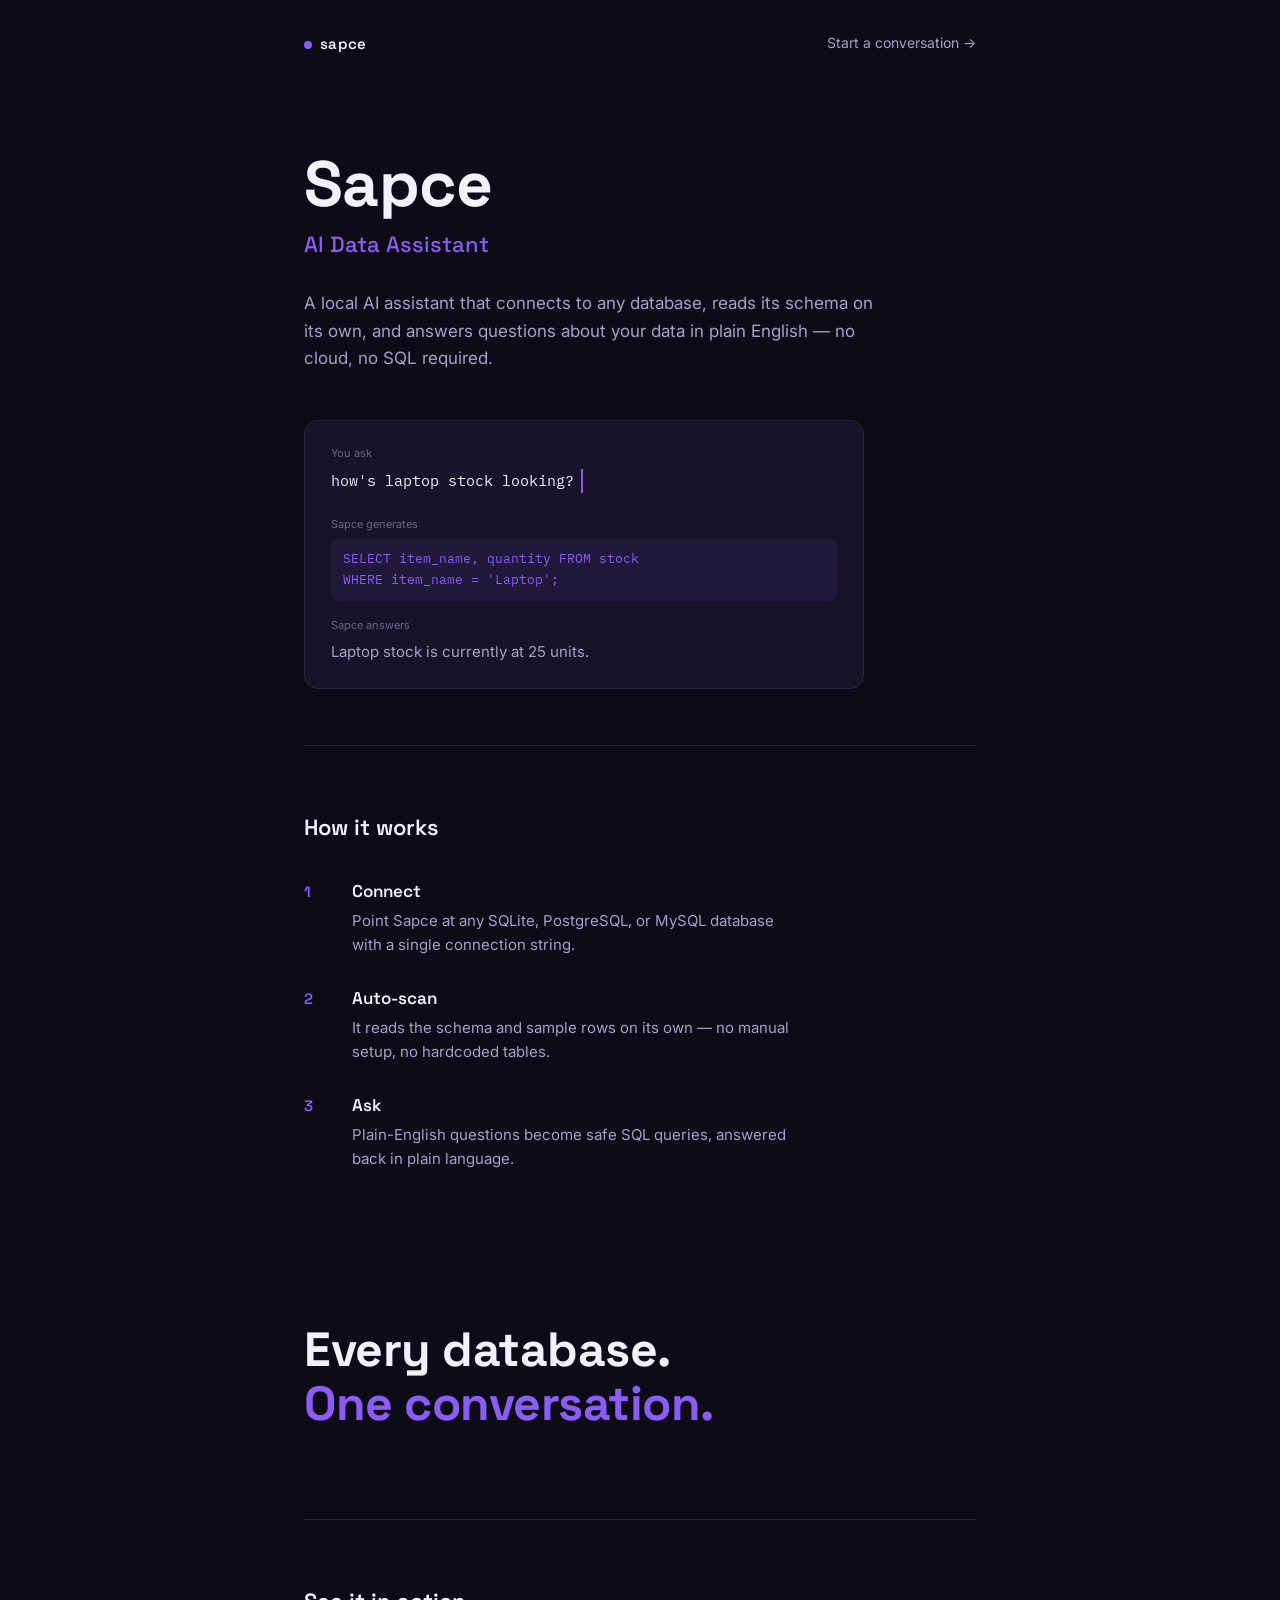
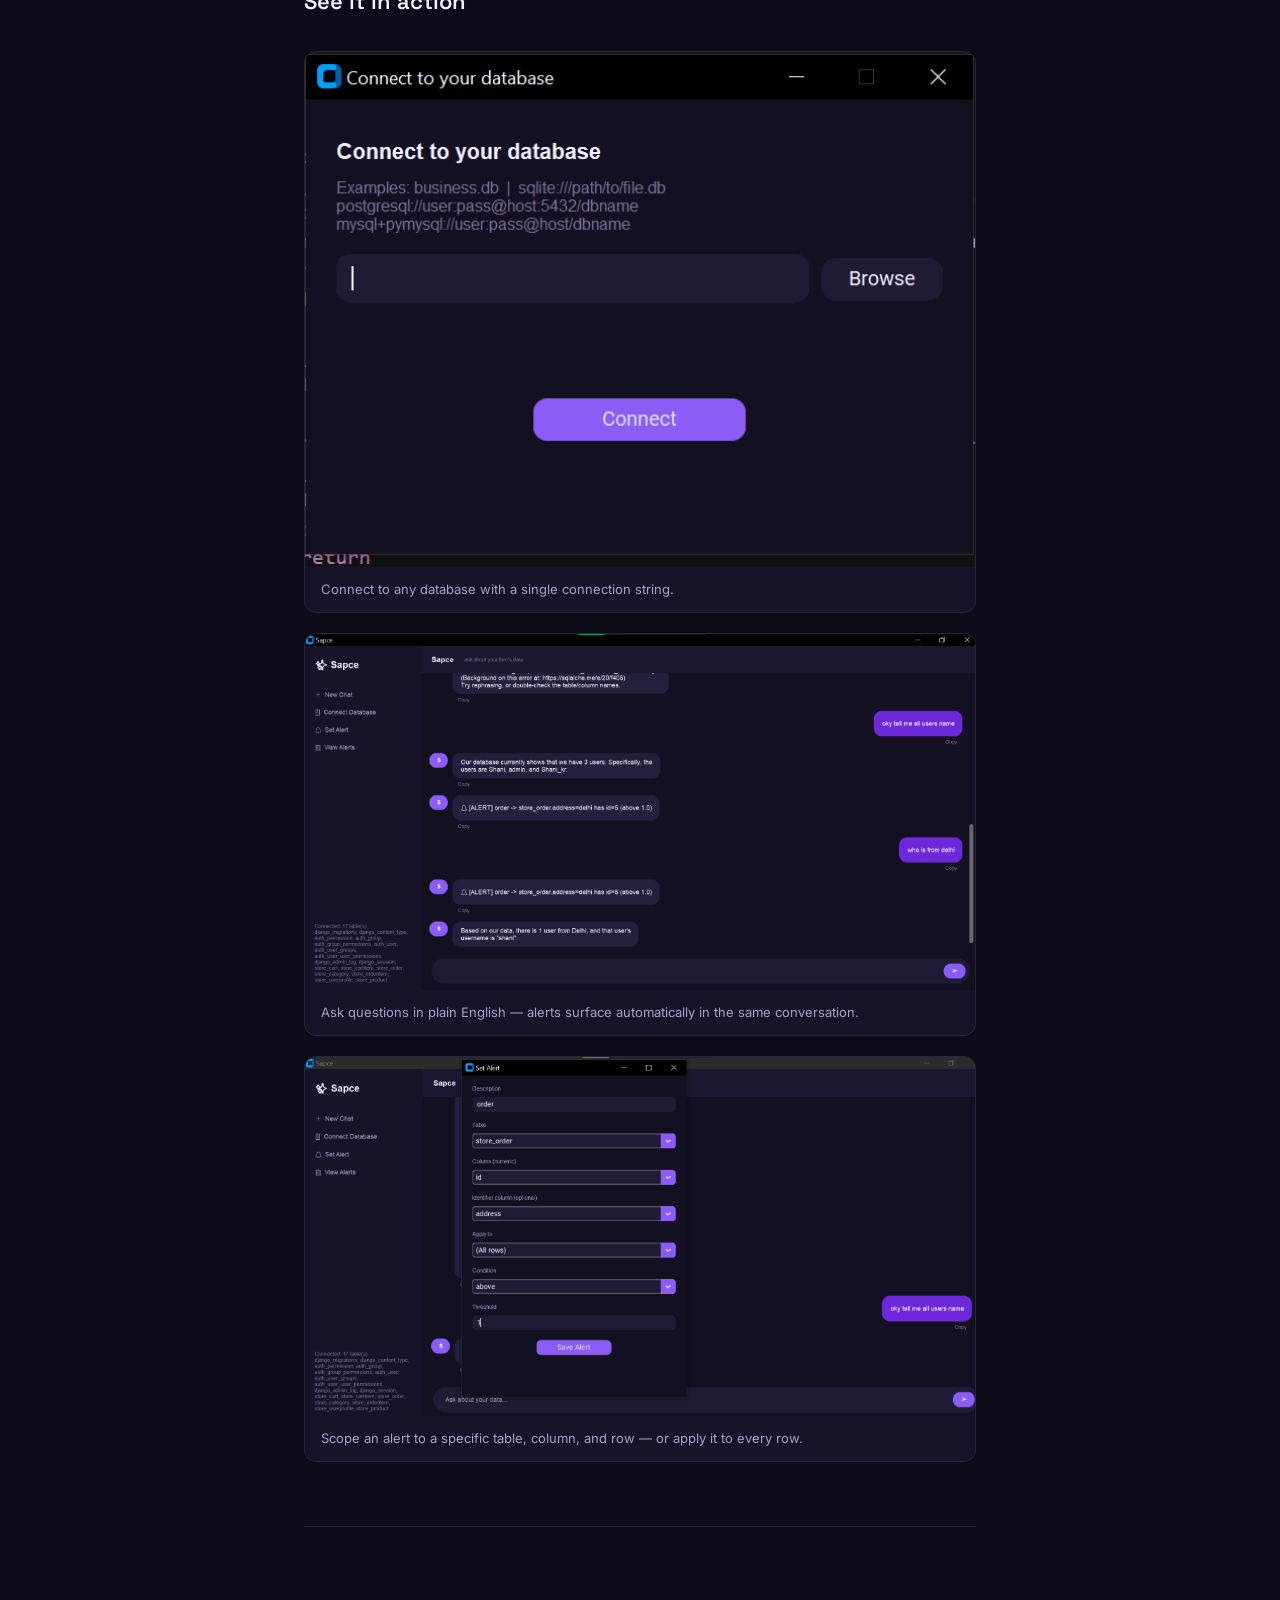
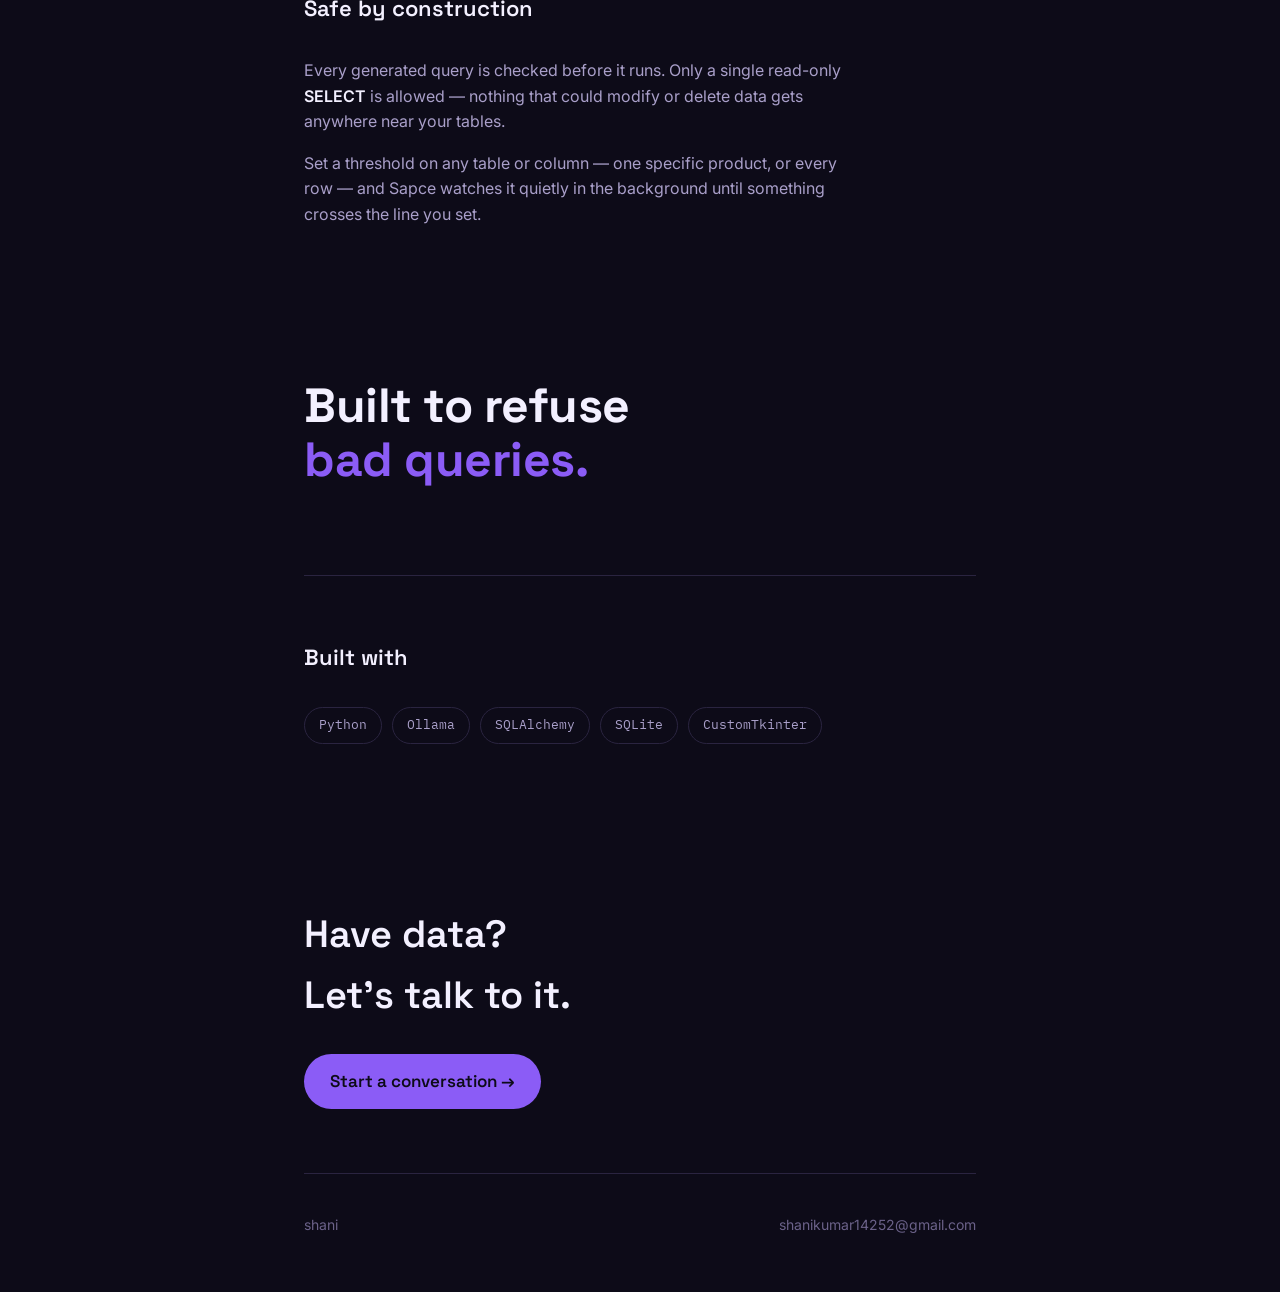
<file: Ai/ai_chat.html>
<!DOCTYPE html>
<html lang="en">
<head>
<meta charset="UTF-8">
<meta name="viewport" content="width=device-width, initial-scale=1.0">
<title>Sapce — AI Data Assistant</title>
<link rel="preconnect" href="https://fonts.googleapis.com">
<link rel="preconnect" href="https://fonts.gstatic.com" crossorigin>
<link href="https://fonts.googleapis.com/css2?family=Space+Grotesk:wght@400;500;600;700&family=Inter:wght@400;500;600&family=IBM+Plex+Mono:wght@400;500&display=swap" rel="stylesheet">
<style>
  :root {
    --bg: #0d0b18;
    --panel: #171429;
    --panel-line: #2a2440;
    --accent: #8b5cf6;
    --accent-deep: #6d28d9;
    --text: #f3f0ff;
    --text-muted: #a99fc9;
    --text-faint: #6b6289;
  }

  * { box-sizing: border-box; }

  html { scroll-behavior: smooth; }

  body {
    margin: 0;
    background: var(--bg);
    color: var(--text);
    font-family: 'Inter', sans-serif;
    line-height: 1.6;
    -webkit-font-smoothing: antialiased;
  }

  a { color: inherit; }

  ::selection { background: var(--accent-deep); color: var(--text); }

  :focus-visible {
    outline: 2px solid var(--accent);
    outline-offset: 3px;
  }

  .wrap {
    max-width: 720px;
    margin: 0 auto;
    padding: 0 24px;
  }

  /* ---- Top bar ---- */
  header.top {
    display: flex;
    justify-content: space-between;
    align-items: center;
    padding: 32px 0 0;
  }

  .brand {
    font-family: 'Space Grotesk', sans-serif;
    font-size: 15px;
    font-weight: 600;
    letter-spacing: 0.02em;
  }

  .brand::before {
    content: "";
    display: inline-block;
    width: 8px;
    height: 8px;
    border-radius: 50%;
    background: var(--accent);
    margin-right: 8px;
    vertical-align: middle;
  }

  .top-link {
    font-size: 14px;
    color: var(--text-muted);
    text-decoration: none;
    border-bottom: 1px solid transparent;
    transition: color 0.2s, border-color 0.2s;
  }

  .top-link:hover { color: var(--text); border-color: var(--accent); }

  /* ---- Hero ---- */
  .hero {
    padding: 96px 0 56px;
    opacity: 0;
    transform: translateY(14px);
    animation: rise 0.7s ease-out 0.1s forwards;
  }

  @keyframes rise {
    to { opacity: 1; transform: translateY(0); }
  }

  h1.title {
    font-family: 'Space Grotesk', sans-serif;
    font-weight: 700;
    font-size: clamp(40px, 8vw, 64px);
    line-height: 1.02;
    margin: 0;
    letter-spacing: -0.01em;
  }

  .subtitle {
    font-family: 'Space Grotesk', sans-serif;
    font-weight: 500;
    font-size: clamp(18px, 3vw, 22px);
    color: var(--accent);
    margin: 10px 0 28px;
  }

  .lede {
    font-size: 17px;
    color: var(--text-muted);
    max-width: 52ch;
    margin: 0;
  }

  /* ---- Live demo panel ---- */
  .demo {
    margin-top: 48px;
    background: var(--panel);
    border: 1px solid var(--panel-line);
    border-radius: 14px;
    padding: 24px 26px;
    max-width: 560px;
  }

  .demo-row { margin-bottom: 16px; }
  .demo-row:last-child { margin-bottom: 0; }

  .demo-label {
    font-size: 11px;
    color: var(--text-faint);
    margin-bottom: 6px;
  }

  .demo-question {
    font-family: 'IBM Plex Mono', monospace;
    font-size: 15px;
    color: var(--text);
  }

  .typed {
    display: inline-block;
    overflow: hidden;
    white-space: nowrap;
    width: 0;
    border-right: 2px solid var(--accent);
    animation:
      typing 1.1s steps(28, end) 0.3s forwards,
      caret 0.8s step-end 5;
  }

  @keyframes typing { to { width: 28ch; } }
  @keyframes caret { 50% { border-color: transparent; } }

  .demo-sql {
    font-family: 'IBM Plex Mono', monospace;
    font-size: 13px;
    color: var(--accent);
    background: rgba(139, 92, 246, 0.08);
    padding: 10px 12px;
    border-radius: 8px;
    overflow-x: auto;
    white-space: pre;
  }

  .demo-answer {
    font-size: 15px;
    color: var(--text-muted);
  }

  .fade-in {
    opacity: 0;
    animation: fadeIn 0.6s ease-out forwards;
  }

  #sqlLine { animation-delay: 1.6s; }
  #answerLine { animation-delay: 2.3s; }

  @keyframes fadeIn { to { opacity: 1; } }

  /* ---- Sections ---- */
  section { padding: 64px 0; }

  section.bordered { border-top: 1px solid var(--panel-line); }

  h2.section-head {
    font-family: 'Space Grotesk', sans-serif;
    font-weight: 600;
    font-size: 22px;
    margin: 0 0 32px;
  }

  .steps {
    display: grid;
    gap: 28px;
  }

  .step {
    display: grid;
    grid-template-columns: 32px 1fr;
    gap: 16px;
    align-items: baseline;
  }

  .step-num {
    font-family: 'Space Grotesk', sans-serif;
    font-weight: 600;
    color: var(--accent);
    font-size: 15px;
  }

  .step-body h3 {
    font-family: 'Space Grotesk', sans-serif;
    font-size: 17px;
    font-weight: 600;
    margin: 0 0 4px;
  }

  .step-body p {
    margin: 0;
    color: var(--text-muted);
    font-size: 15px;
    max-width: 50ch;
  }

  /* ---- Big statement ---- */
  .statement {
    padding: 88px 0;
  }

  .statement h2 {
    font-family: 'Space Grotesk', sans-serif;
    font-weight: 700;
    font-size: clamp(32px, 6vw, 48px);
    line-height: 1.12;
    margin: 0;
    letter-spacing: -0.01em;
  }

  .statement .line { display: block; }
  .statement .line.accent { color: var(--accent); }

  /* ---- Prose section ---- */
  .prose p {
    font-size: 16px;
    color: var(--text-muted);
    max-width: 56ch;
    margin: 0 0 16px;
  }

  .prose p:last-child { margin-bottom: 0; }

  .prose strong { color: var(--text); font-weight: 600; }

  .shots {
    display: grid;
    gap: 20px;
  }

  .shot {
    border: 1px solid var(--panel-line);
    border-radius: 12px;
    overflow: hidden;
    background: var(--panel);
  }

  .shot img {
    display: block;
    width: 100%;
    height: auto;
  }

  .shot-caption {
    padding: 12px 16px;
    font-size: 13px;
    color: var(--text-muted);
  }
  .stack {
    display: flex;
    flex-wrap: wrap;
    gap: 10px;
  }

  .chip {
    font-family: 'IBM Plex Mono', monospace;
    font-size: 13px;
    color: var(--text-muted);
    border: 1px solid var(--panel-line);
    border-radius: 999px;
    padding: 7px 14px;
  }

  /* ---- CTA ---- */
  .cta {
    padding: 96px 0 64px;
    text-align: left;
  }

  .cta-link {
    display: inline-block;
    margin-top: 28px;
    font-family: 'Space Grotesk', sans-serif;
    font-size: 17px;
    font-weight: 600;
    color: var(--bg);
    background: var(--accent);
    padding: 14px 26px;
    border-radius: 999px;
    text-decoration: none;
    transition: background 0.2s, transform 0.2s;
  }

  .cta-link:hover { background: #a78bfa; transform: translateY(-1px); }

  footer {
    padding: 40px 0 56px;
    display: flex;
    justify-content: space-between;
    align-items: center;
    border-top: 1px solid var(--panel-line);
    font-size: 14px;
    color: var(--text-faint);
  }

  footer a { text-decoration: none; color: var(--text-faint); }
  footer a:hover { color: var(--text-muted); }

  @media (max-width: 560px) {
    .step { grid-template-columns: 24px 1fr; }
  }

  @media (prefers-reduced-motion: reduce) {
    .hero { animation: none; opacity: 1; transform: none; }
    .typed { width: 28ch; border-right: none; animation: none; }
    .fade-in { opacity: 1; animation: none; }
  }
</style>
</head>
<body>

<div class="wrap">

  <header class="top">
    <span class="brand">sapce</span>
    <a class="top-link" href="mailto:shanikumar14252@gmail.com">Start a conversation →</a>
  </header>

  <section class="hero">
    <h1 class="title">Sapce</h1>
    <p class="subtitle">AI Data Assistant</p>
    <p class="lede">
      A local AI assistant that connects to any database, reads its schema
      on its own, and answers questions about your data in plain English —
      no cloud, no SQL required.
    </p>

    <div class="demo">
      <div class="demo-row">
        <div class="demo-label">You ask</div>
        <div class="demo-question"><span id="typedQuestion" class="typed">how's laptop stock looking?</span></div>
      </div>
      <div class="demo-row">
        <div class="demo-label">Sapce generates</div>
        <div class="demo-sql fade-in" id="sqlLine">SELECT item_name, quantity FROM stock
WHERE item_name = 'Laptop';</div>
      </div>
      <div class="demo-row">
        <div class="demo-label">Sapce answers</div>
        <div class="demo-answer fade-in" id="answerLine">Laptop stock is currently at 25 units.</div>
      </div>
    </div>
  </section>

  <section class="bordered">
    <h2 class="section-head">How it works</h2>
    <div class="steps">
      <div class="step">
        <div class="step-num">1</div>
        <div class="step-body">
          <h3>Connect</h3>
          <p>Point Sapce at any SQLite, PostgreSQL, or MySQL database with a single connection string.</p>
        </div>
      </div>
      <div class="step">
        <div class="step-num">2</div>
        <div class="step-body">
          <h3>Auto-scan</h3>
          <p>It reads the schema and sample rows on its own — no manual setup, no hardcoded tables.</p>
        </div>
      </div>
      <div class="step">
        <div class="step-num">3</div>
        <div class="step-body">
          <h3>Ask</h3>
          <p>Plain-English questions become safe SQL queries, answered back in plain language.</p>
        </div>
      </div>
    </div>
  </section>

  <section class="statement">
    <h2>
      <span class="line">Every database.</span>
      <span class="line accent">One conversation.</span>
    </h2>
  </section>

  <section class="bordered">
    <h2 class="section-head">See it in action</h2>
    <div class="shots">
      <div class="shot">
        <img src="db_con.png" alt="Sapce's connect-to-database screen, accepting a SQLite, PostgreSQL, or MySQL connection string">
        <div class="shot-caption">Connect to any database with a single connection string.</div>
      </div>
      <div class="shot">
        <img src="ask_everything.png" alt="Sapce chat window answering a natural-language question about database users and triggering a background alert">
        <div class="shot-caption">Ask questions in plain English — alerts surface automatically in the same conversation.</div>
      </div>
      <div class="shot">
        <img src="alert.png" alt="Sapce's Set Alert dialog, scoping a threshold to a specific table, column, and row">
        <div class="shot-caption">Scope an alert to a specific table, column, and row — or apply it to every row.</div>
      </div>
    </div>
  </section>

  <section class="bordered prose">
    <h2 class="section-head">Safe by construction</h2>
    <p>
      Every generated query is checked before it runs. Only a single
      read-only <strong>SELECT</strong> is allowed — nothing that could
      modify or delete data gets anywhere near your tables.
    </p>
    <p>
      Set a threshold on any table or column — one specific product, or
      every row — and Sapce watches it quietly in the background until
      something crosses the line you set.
    </p>
  </section>

  <section class="statement">
    <h2>
      <span class="line">Built to refuse</span>
      <span class="line accent">bad queries.</span>
    </h2>
  </section>

  <section class="bordered">
    <h2 class="section-head">Built with</h2>
    <div class="stack">
      <span class="chip">Python</span>
      <span class="chip">Ollama</span>
      <span class="chip">SQLAlchemy</span>
      <span class="chip">SQLite</span>
      <span class="chip">CustomTkinter</span>
    </div>
  </section>

  <section class="cta">
    <h2 class="section-head" style="font-size: clamp(28px, 5vw, 38px); margin-bottom: 0;">
      Have data?<br>Let's talk to it.
    </h2>
    <a class="cta-link" href="mailto:shanikumar14252@gmail.com">Start a conversation →</a>
  </section>

  <footer>
    <span>shani</span>
    <a href="mailto:shanikumar14252@gmail.com">shanikumar14252@gmail.com</a>
  </footer>

</div>

</body>
</html>
</file>
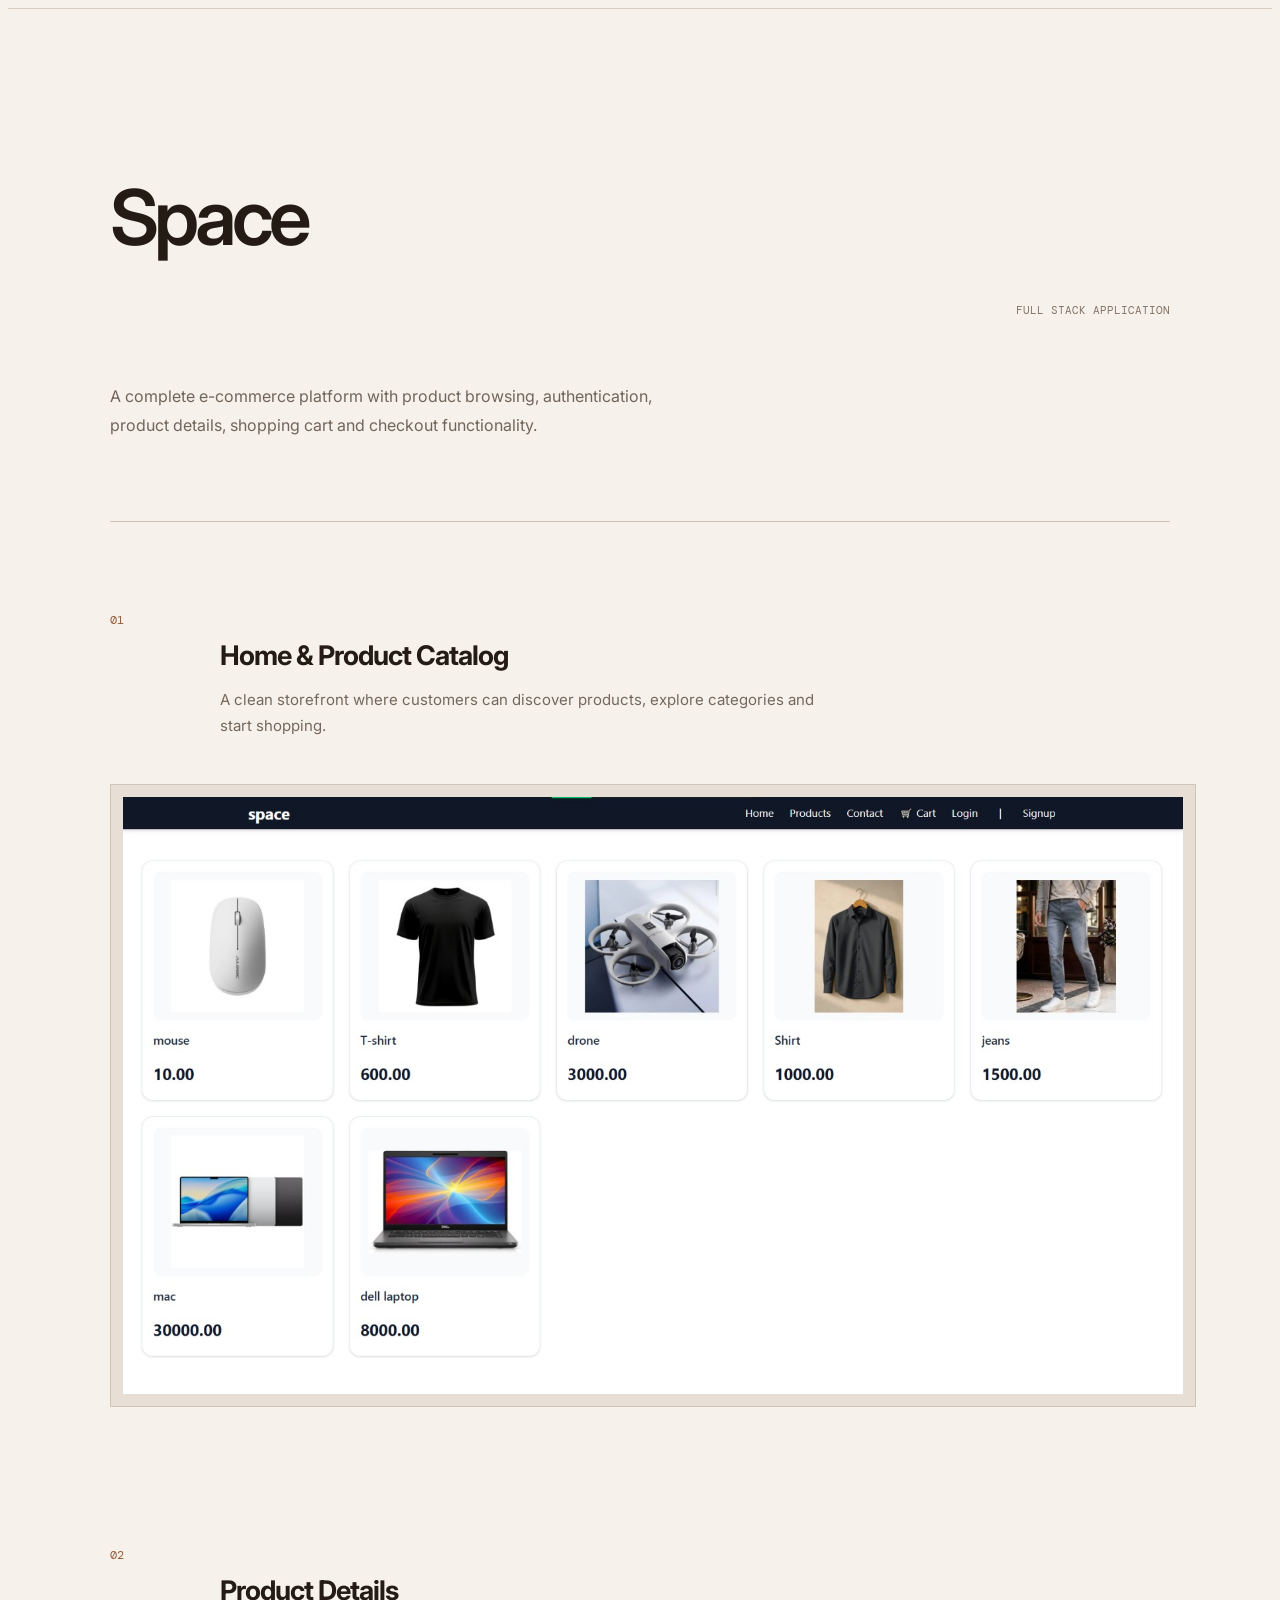
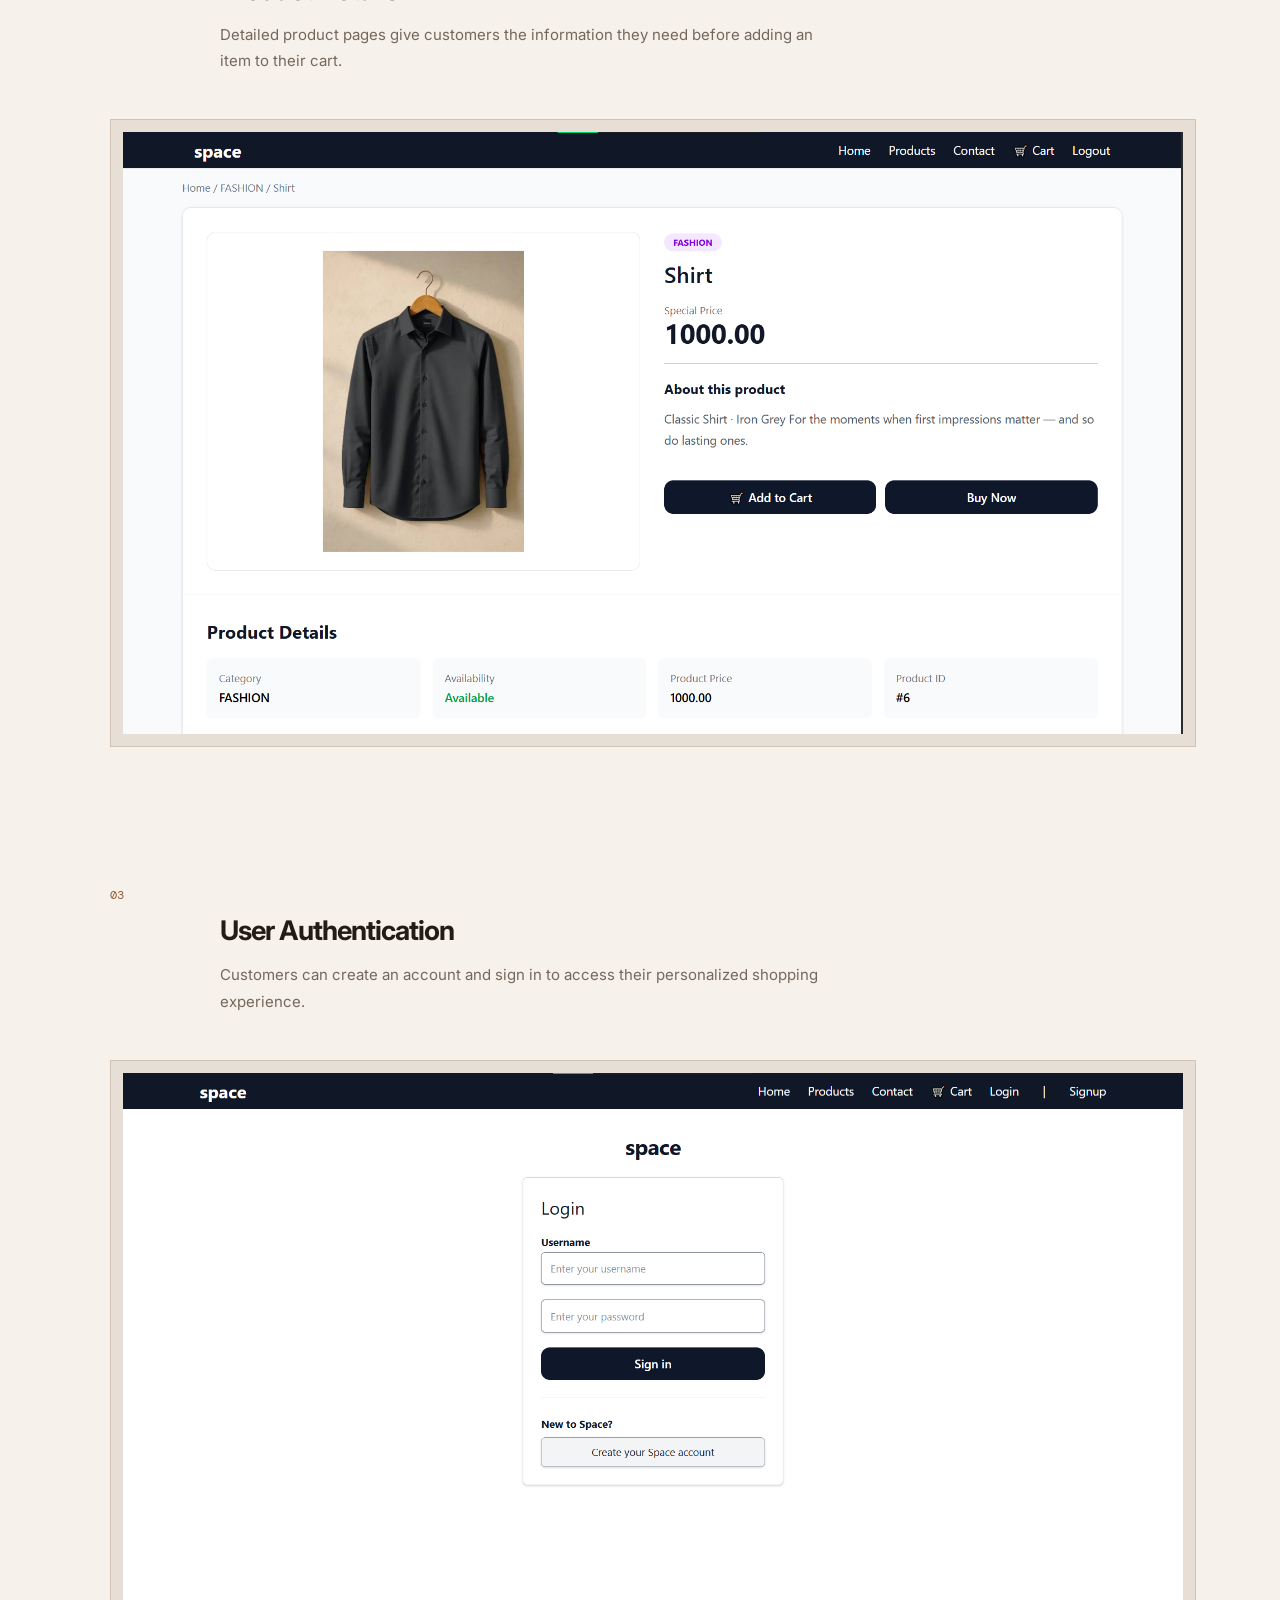
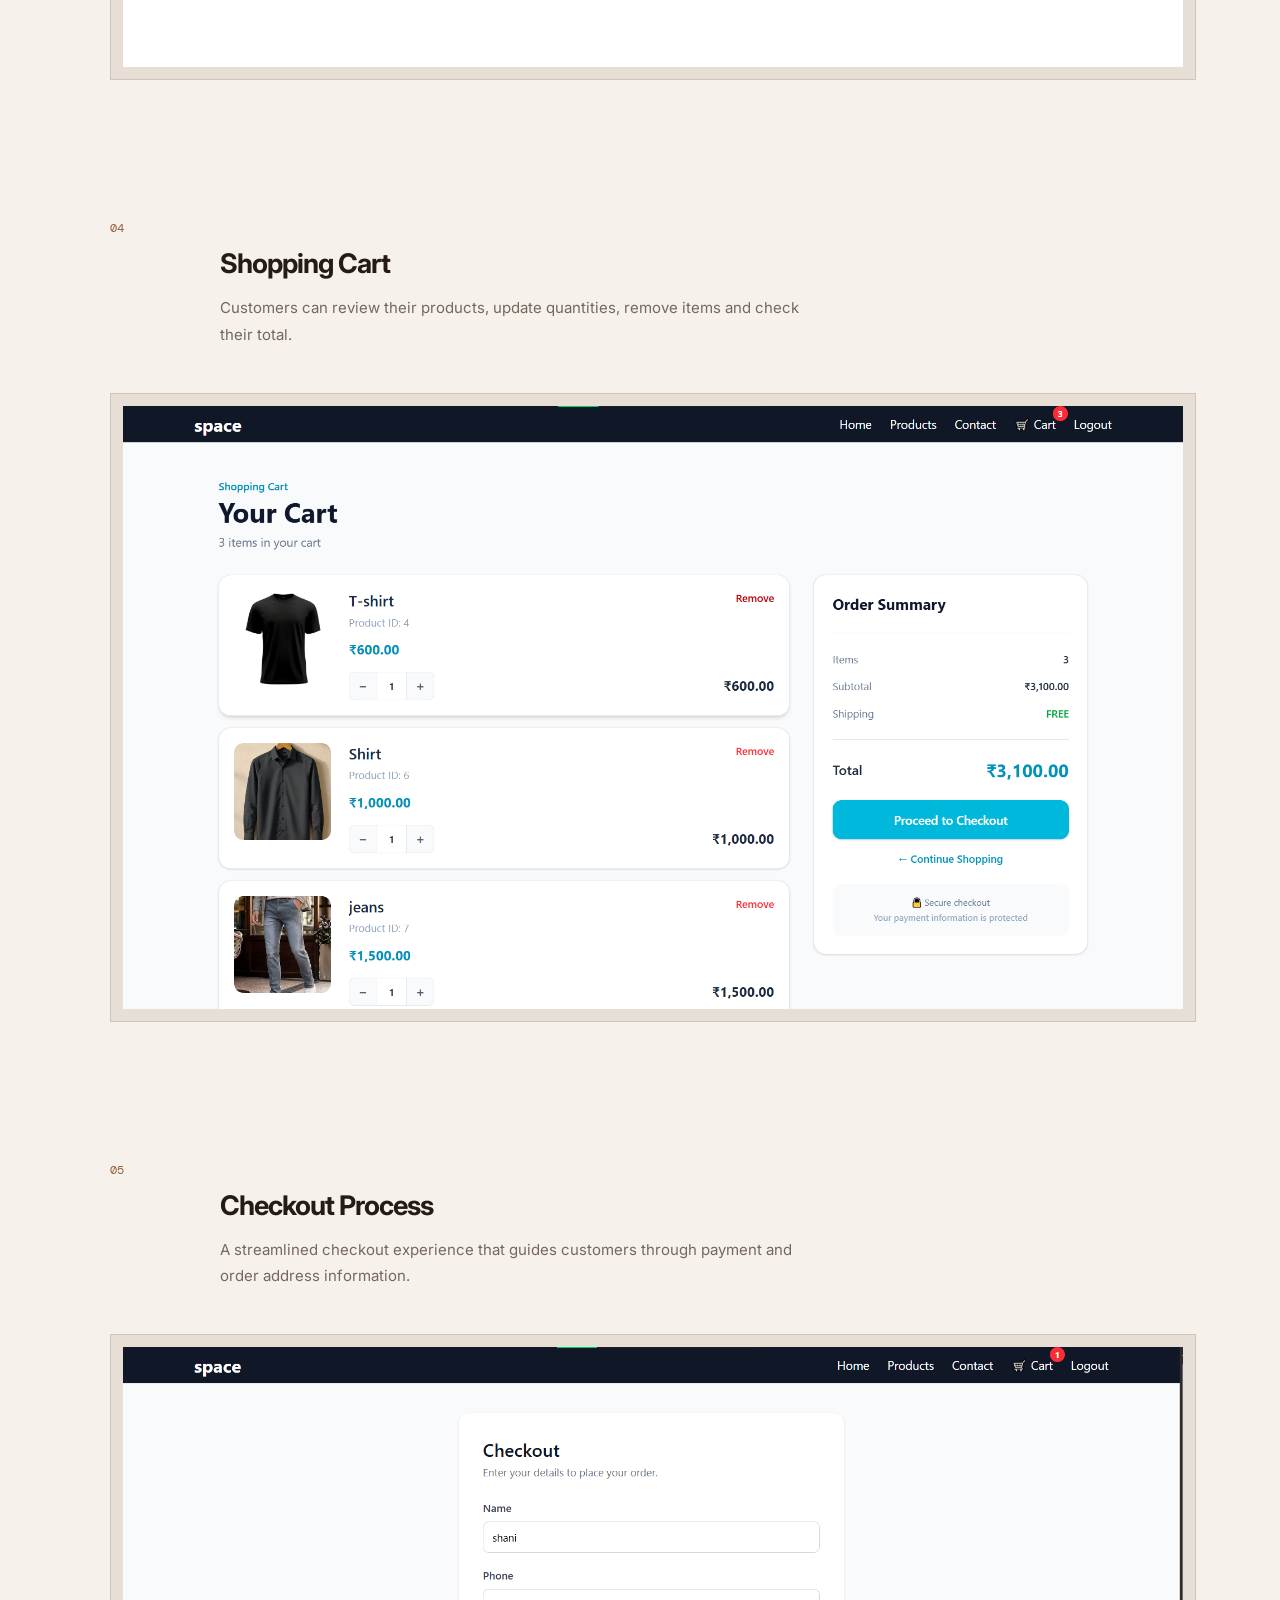
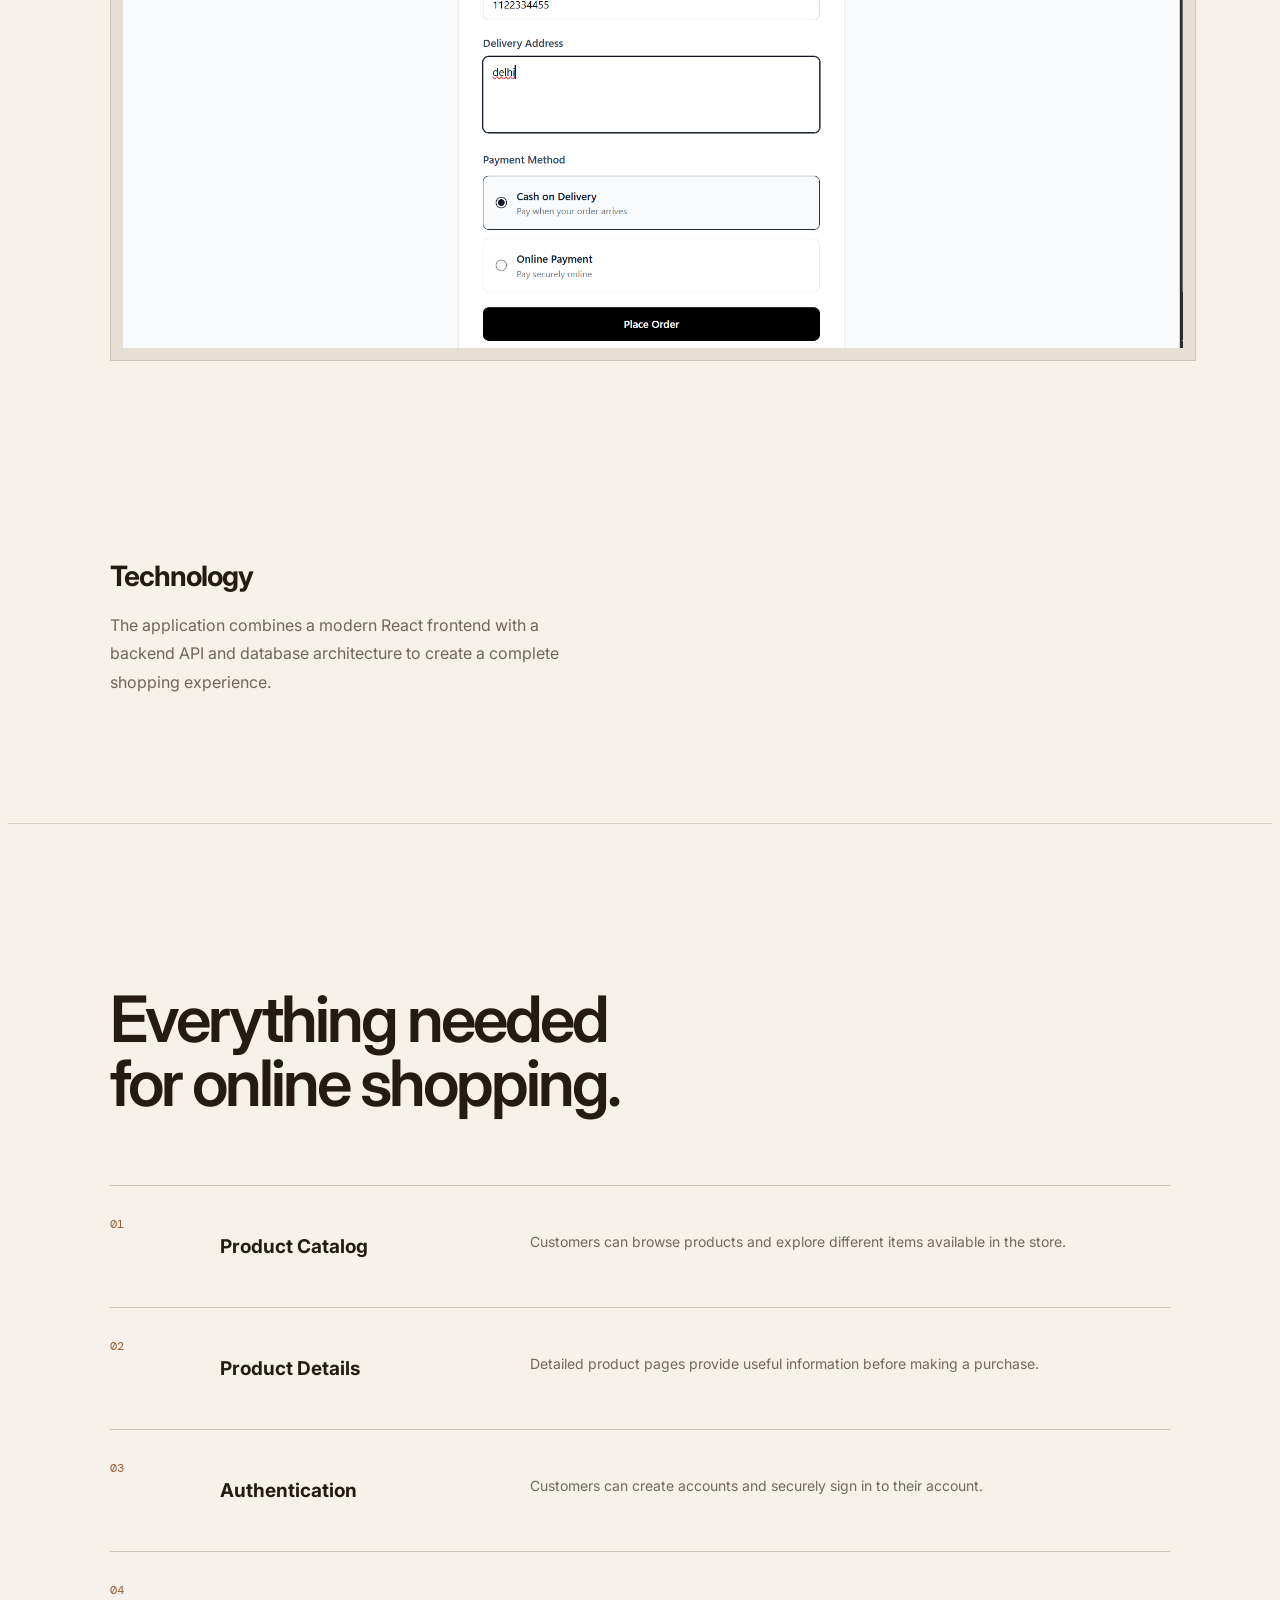
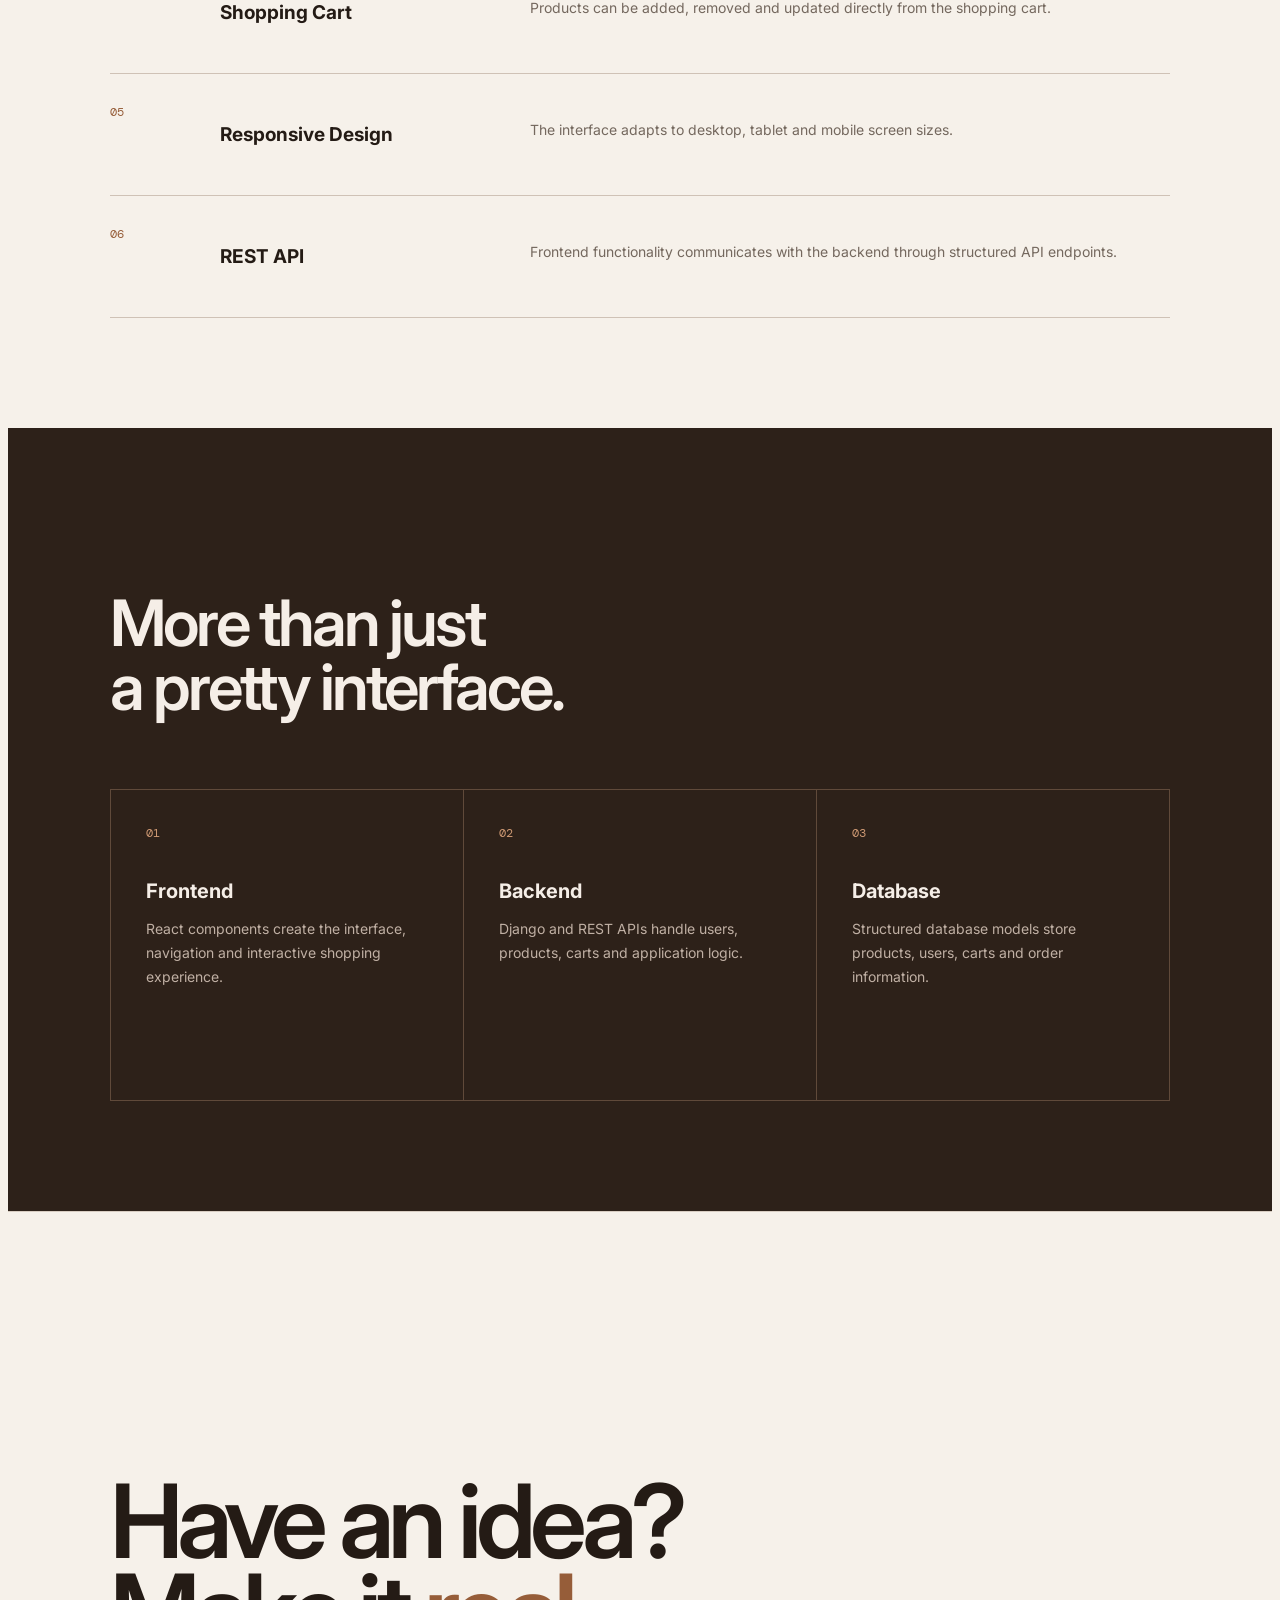
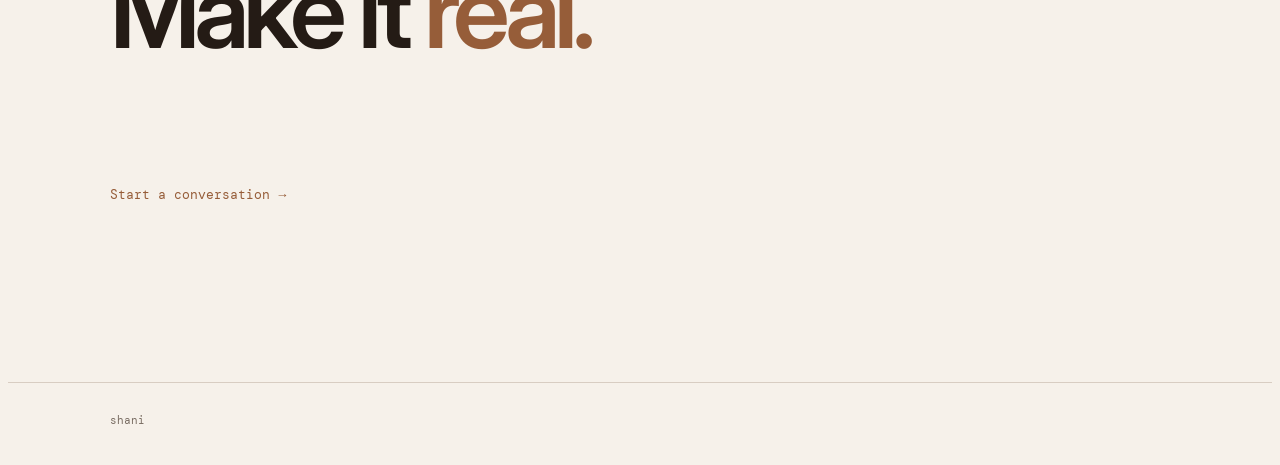
<file: e-com/sapce-ecom.html>
<!DOCTYPE html> <html lang="en"> <head> <meta charset="UTF-8" /> <meta name="viewport" content="width=device-width, initial-scale=1.0" /> <title>Space — Full Stack Application</title> <link rel="preconnect" href="https://fonts.googleapis.com" /> <link rel="preconnect" href="https://fonts.gstatic.com" crossorigin /> <link href="https://fonts.googleapis.com/css2?family=DM+Mono:wght@400;500&family=Inter:wght@400;500;600;700&display=swap" rel="stylesheet" /> <link rel="stylesheet" href="style.css" /> </head> <body> <main>
<!-- WORK -->
<section id="work">

  <div class="work-header">
    <h2 class="project-title">Space</h2>

    <div class="project-type">
      FULL STACK APPLICATION
    </div>
  </div>

  <div class="project-intro">
    <p>
      A complete e-commerce platform with product browsing,
      authentication, product details, shopping cart and checkout
      functionality.
    </p>
  </div>

  <div id="screens-container"></div>

  <div class="technology">
    <div>
      <h3>Technology</h3>

      <p>
        The application combines a modern React frontend with a
        backend API and database architecture to create a complete
        shopping experience.
      </p>
    </div>
  </div>

</section>


<!-- FEATURES -->
<section id="features">

  <h2 class="section-title">
    Everything needed
    <br />
    for online shopping.
  </h2>

  <div class="feature-list" id="features-container"></div>

</section>


<!-- ARCHITECTURE -->
<section class="dark">

  <h2 class="section-title">
    More than just
    <br />
    a pretty interface.
  </h2>

  <div class="architecture" id="architecture-container"></div>

</section>


<!-- CTA -->
<section class="cta" id="contact">

  <h2>
    Have an idea?
    <br />
    Make it <span>real.</span>
  </h2>

  <a
    href="mailto:shanikumar.presentzon@email.com"
    class="cta-link"
  >
    Start a conversation →
  </a>

</section>

</main> <!-- FOOTER --> <footer> <span>shani</span> </footer> <script src="scripts.js"></script> </body> </html>
</file>
<file: e-com/style.css>
{
margin: 0;
padding: 0;
box-sizing: border-box;
}

html {
scroll-behavior: smooth;
}

body {
background: #f6f1ea;
color: #241b15;
font-family: "Inter", sans-serif;
}

a {
text-decoration: none;
color: inherit;
}

section {
padding: 110px 8vw;
border-top: 1px solid #d8cdc2;
}

/* =========================
HEADER
========================= */

.work-header {
display: flex;
justify-content: space-between;
align-items: flex-end;
gap: 30px;
margin-bottom: 65px;
}

.project-title {
font-size: clamp(48px, 6vw, 85px);
line-height: 0.92;
letter-spacing: -5px;
font-weight: 600;
}

.project-type {
font-family: "DM Mono", monospace;
font-size: 11px;
color: #817368;
white-space: nowrap;
}

/* =========================
INTRO
========================= */

.project-intro {
padding-bottom: 65px;
margin-bottom: 90px;
border-bottom: 1px solid #cfc2b6;
}

.project-intro p {
max-width: 570px;
color: #71655c;
line-height: 1.8;
font-size: 16px;
}

/* =========================
SCREEN / PROJECT IMAGES
========================= */

.screen {
margin-bottom: 140px;
}

.screen-info {
display: grid;
grid-template-columns: 80px 1fr;
gap: 30px;
margin-bottom: 30px;
}

.screen-number,
.feature-num,
.architecture-card .num {
font-family: "DM Mono", monospace;
color: #965d39;
font-size: 12px;
}

.screen-info h3 {
font-size: 27px;
letter-spacing: -1px;
margin-bottom: 12px;
}

.screen-info p {
max-width: 610px;
color: #74685e;
font-size: 15px;
line-height: 1.75;
}

.screen-image {
width: 100%;
background: #e7dfd6;
border: 1px solid #d0c3b7;
padding: 12px;
overflow: hidden;
}

.screen-image img {
display: block;
width: 100%;
height: auto;
object-fit: contain;
transition: transform 0.5s ease;
}

.screen-image:hover img {
transform: scale(1.012);
}

/* =========================
TECHNOLOGY
========================= */

.technology {
display: grid;
grid-template-columns: 1fr 1fr;
gap: 100px;
padding-top: 30px;
}

.technology h3 {
font-size: 28px;
margin-bottom: 18px;
letter-spacing: -1px;
}

.technology p {
max-width: 600px;
color: #71655c;
line-height: 1.8;
}

/* =========================
SECTION TITLES
========================= */

.section-title {
font-size: clamp(42px, 5vw, 70px);
line-height: 1;
letter-spacing: -3px;
font-weight: 600;
max-width: 850px;
}

/* =========================
FEATURES
========================= */

.feature-list {
margin-top: 70px;
border-top: 1px solid #cfc2b6;
}

.feature {
display: grid;
grid-template-columns: 80px 280px 1fr;
gap: 30px;
padding: 30px 0;
border-bottom: 1px solid #cfc2b6;
}

.feature h3 {
font-size: 19px;
}

.feature p {
color: #74685e;
line-height: 1.7;
max-width: 600px;
font-size: 14px;
}

/* =========================
DARK SECTION
========================= */

.dark {
background: #2d2119;
color: #f5eee7;
border-top: none;
}

.architecture {
margin-top: 70px;
display: grid;
grid-template-columns: repeat(3, 1fr);
gap: 1px;
background: #604a3a;
border: 1px solid #604a3a;
}

.architecture-card {
min-height: 240px;
padding: 35px;
background: #2d2119;
}

.architecture-card .num {
color: #ce9973;
}

.architecture-card h3 {
margin: 38px 0 14px;
font-size: 20px;
}

.architecture-card p {
color: #c0b0a4;
font-size: 14px;
line-height: 1.7;
}

/* =========================
CTA
========================= */

.cta {
min-height: 550px;
display: flex;
flex-direction: column;
justify-content: center;
}

.cta h2 {
font-size: clamp(55px, 8vw, 110px);
line-height: 0.88;
letter-spacing: -6px;
font-weight: 600;
}

.cta h2 span {
color: #965d39;
}

.cta-link {
margin-top: 45px;
font-family: "DM Mono", monospace;
font-size: 13px;
color: #965d39;
transition: opacity 0.3s ease;
}

.cta-link:hover {
opacity: 0.65;
}

/* =========================
FOOTER
========================= */

footer {
padding: 30px 8vw;
border-top: 1px solid #d8cdc2;
color: #796d63;
font-family: "DM Mono", monospace;
font-size: 11px;
}

/* =========================
RESPONSIVE
========================= */

@media (max-width: 800px) {

section {
padding: 75px 25px;
}

.work-header {
flex-direction: column;
align-items: flex-start;
}

.project-type {
white-space: normal;
}

.technology {
grid-template-columns: 1fr;
gap: 45px;
}

.screen {
margin-bottom: 90px;
}

.screen-info {
grid-template-columns: 45px 1fr;
gap: 15px;
}

.screen-info h3 {
font-size: 22px;
}

.screen-image {
padding: 6px;
}

.feature {
grid-template-columns: 45px 1fr;
gap: 15px;
}

.feature p {
grid-column: 2;
}

.architecture {
grid-template-columns: 1fr;
}

footer {
padding: 25px;
}
}
</file>
